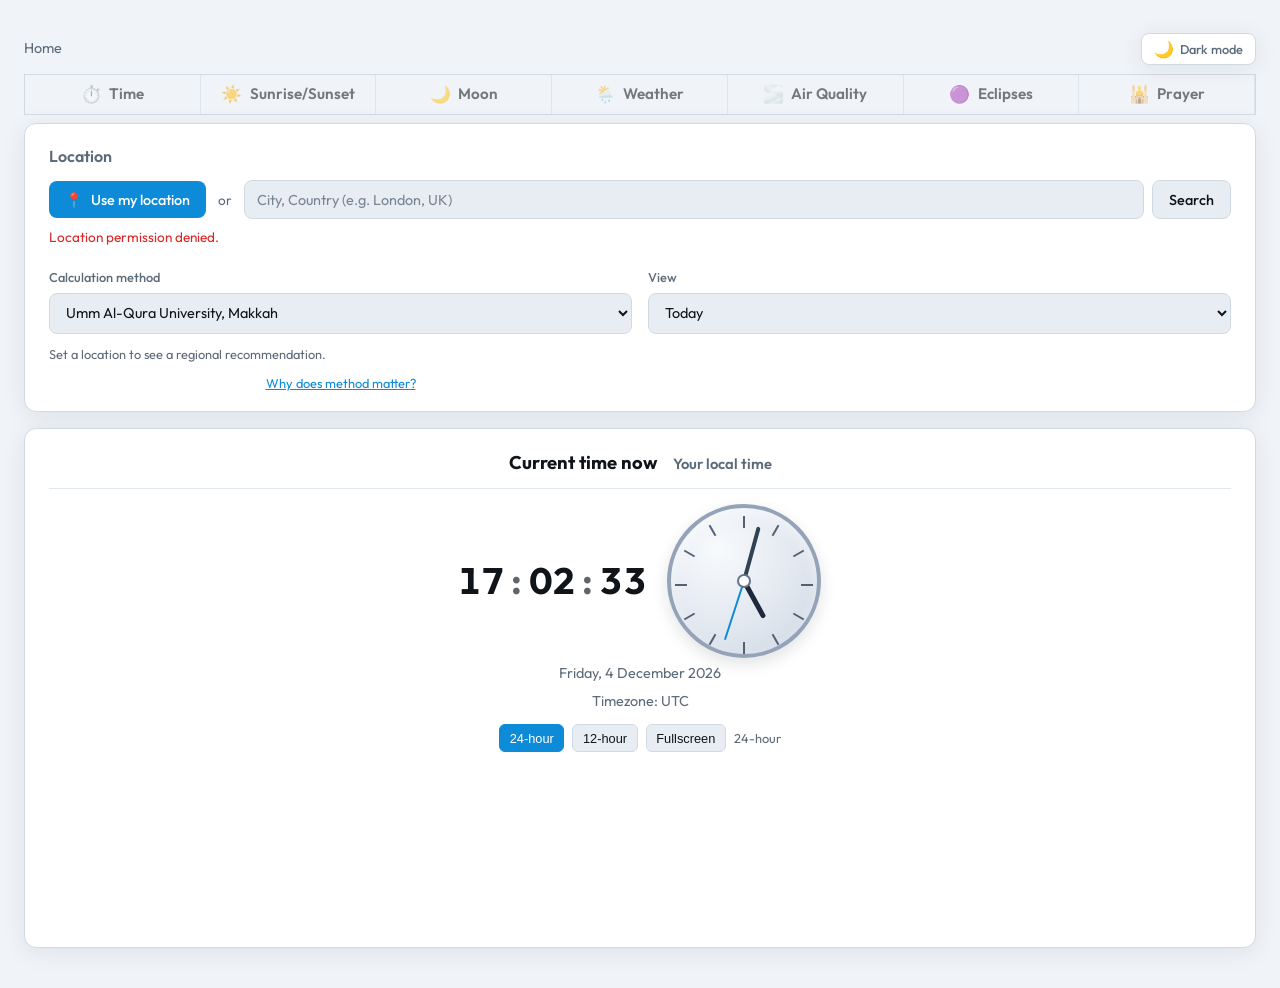
<file: index.html>
<!DOCTYPE html>
<html lang="en">
<head>
    <meta charset="UTF-8">
    <meta name="viewport" content="width=device-width, initial-scale=1.0">
    <script>
        (function () {
            try {
                if (localStorage.getItem('esajda.theme') === 'dark') {
                    document.documentElement.setAttribute('data-theme', 'dark');
                }
            } catch (e) { /* ignore */ }
        })();
    </script>
    <title>e-Sajda | Prayer Times</title>
    <link rel="icon" href="data:,">
    <link rel="preload" as="style" href="/style.css?v=50">
    <link rel="stylesheet" href="/style.css?v=50">
    <link rel="preconnect" href="https://fonts.googleapis.com">
    <link rel="preconnect" href="https://fonts.gstatic.com" crossorigin>
    <link rel="preconnect" href="https://esm.sh" crossorigin>
    <link rel="preload" as="style" href="https://fonts.googleapis.com/css2?family=Outfit:wght@300;400;500;600;700&display=swap">
    <link rel="stylesheet" href="https://fonts.googleapis.com/css2?family=Outfit:wght@300;400;500;600;700&display=swap" media="print" onload="this.media='all'">
    <noscript><link rel="stylesheet" href="https://fonts.googleapis.com/css2?family=Outfit:wght@300;400;500;600;700&display=swap"></noscript>
</head>
<body>
    <div class="app">
        <header class="site-header" role="banner">
            <div class="site-header-breadcrumbs">
                <div class="site-header-breadcrumbs-inner">
                    <nav id="site-breadcrumbs" class="site-breadcrumbs" aria-label="Breadcrumb"></nav>
                    <div class="site-header-right">
                        <button type="button" id="theme-toggle" class="theme-toggle" aria-label="Switch to dark mode" aria-pressed="false">
                            <span class="theme-toggle-icon" aria-hidden="true">🌙</span>
                            <span class="theme-toggle-label">Dark mode</span>
                        </button>
                    </div>
                </div>
            </div>
            <nav id="site-tabs" class="site-tabs" aria-label="Sections"></nav>
        </header>

        <main class="main">
            <section class="controls card" id="location-panel">
                <div class="location-section">
                    <h2>Location</h2>
                    <div class="location-actions">
                        <button type="button" id="btn-use-location" class="btn btn-primary">
                            <span class="btn-icon">📍</span> Use my location
                        </button>
                        <span class="or">or</span>
                        <div class="city-input-wrap">
                            <div class="city-input-autocomplete">
                                <input type="text" id="input-city" placeholder="City, Country (e.g. London, UK)" autocomplete="off" aria-autocomplete="list" aria-expanded="false" aria-controls="suggestions-dropdown" role="combobox">
                                <div id="suggestions-dropdown" class="suggestions-dropdown hidden" role="listbox" aria-label="Location suggestions"></div>
                            </div>
                            <button type="button" id="btn-search-city" class="btn btn-secondary">Search</button>
                        </div>
                    </div>
                    <p id="location-status" class="status" aria-live="polite"></p>
                </div>

                <div class="options-row">
                    <div class="form-group method-form-group">
                        <label for="select-method">Calculation method</label>
                        <select id="select-method">
                            <optgroup label="South Asia">
                                <option value="1">University of Islamic Sciences, Karachi (India / Google)</option>
                                <option value="20">Kementerian Agama Indonesia</option>
                            </optgroup>
                            <optgroup label="Middle East & Gulf">
                                <option value="4" selected>Umm Al-Qura University, Makkah</option>
                                <option value="5">Egyptian General Authority</option>
                                <option value="8">Gulf Region</option>
                                <option value="9">Kuwait</option>
                                <option value="10">Qatar</option>
                                <option value="16">Dubai</option>
                                <option value="23">Jordan</option>
                                <option value="13">Turkey</option>
                            </optgroup>
                            <optgroup label="North America">
                                <option value="2">ISNA (Islamic Society of North America)</option>
                            </optgroup>
                            <optgroup label="Other regions">
                                <option value="3">MWL (Muslim World League)</option>
                                <option value="11">Singapore</option>
                                <option value="12">France</option>
                                <option value="15">Moonsighting Committee</option>
                                <option value="17">JAKIM (Malaysia)</option>
                            </optgroup>
                        </select>
                        <p id="method-recommendation" class="method-recommendation" aria-live="polite"></p>
                        <button type="button" id="btn-why-method" class="btn-why-method" aria-expanded="false" aria-controls="why-method-content">Why does method matter?</button>
                        <div id="why-method-content" class="why-method-content hidden" role="region" aria-label="Why method matters">
                            <p>Different calculation methods use slightly different angles and rules, so prayer times can vary by a few minutes (or more for Isha). Many local mosques follow one method—e.g. Karachi in India, Umm Al-Qura in Saudi Arabia—so choosing the right one helps match what you see at the mosque or on Google.</p>
                        </div>
                    </div>
                    <div class="form-group">
                        <label for="view-mode">View</label>
                        <select id="view-mode">
                            <option value="today">Today</option>
                            <option value="month">This month</option>
                        </select>
                    </div>
                </div>

                <div id="month-picker" class="month-picker hidden">
                    <div class="form-group">
                        <label for="select-month">Month</label>
                        <select id="select-month"></select>
                    </div>
                    <div class="form-group">
                        <label for="select-year">Year</label>
                        <select id="select-year"></select>
                    </div>
                </div>
            </section>

            <section id="clock-section" class="clock-section card hidden">
                <div class="clock-head">
                    <h3>Current time now</h3>
                    <p id="clock-location"></p>
                </div>
                <div class="clock-main-row">
                    <div class="clock-digital">
                        <span id="clock-hour">--</span>
                        <span class="sep">:</span>
                        <span id="clock-minute">--</span>
                        <span class="sep">:</span>
                        <span id="clock-second">--</span>
                    </div>
                    <div class="clock-analog-wrap" aria-label="Analog clock">
                        <div class="clock-analog-face">
                            <span class="mark m12"></span>
                            <span class="mark m1"></span>
                            <span class="mark m2"></span>
                            <span class="mark m3"></span>
                            <span class="mark m4"></span>
                            <span class="mark m5"></span>
                            <span class="mark m6"></span>
                            <span class="mark m7"></span>
                            <span class="mark m8"></span>
                            <span class="mark m9"></span>
                            <span class="mark m10"></span>
                            <span class="mark m11"></span>
                            <span id="clock-hand-hour" class="clock-hand hour"></span>
                            <span id="clock-hand-minute" class="clock-hand minute"></span>
                            <span id="clock-hand-second" class="clock-hand second"></span>
                            <span class="clock-center-dot"></span>
                        </div>
                    </div>
                </div>
                <p id="clock-date" class="clock-date"></p>
                <p id="clock-timezone" class="clock-timezone"></p>
                <div class="clock-controls">
                    <button type="button" id="clock-btn-24" class="clock-btn active">24-hour</button>
                    <button type="button" id="clock-btn-12" class="clock-btn">12-hour</button>
                    <button type="button" id="clock-btn-fullscreen" class="clock-btn">Fullscreen</button>
                    <span id="clock-mode" class="clock-mode">24-hour</span>
                </div>
            </section>

            <div id="weather-sunstrip" class="weather-sunstrip hidden">
                <section id="weather-section" class="weather-section card hidden">
                    <div class="weather-head">
                        <h3 class="weather-title">Current weather in <span id="weather-location">—</span></h3>
                    </div>
                    <p id="weather-status" class="weather-status">Set a location to see weather.</p>
                    <div class="weather-hero">
                        <span id="weather-icon" class="weather-hero-icon" aria-hidden="true">🌤️</span>
                        <div class="weather-hero-body">
                            <div id="weather-temp" class="weather-hero-temp">—°C</div>
                            <p id="weather-subline" class="weather-subline">—</p>
                        </div>
                    </div>
                    <div class="weather-detail-grid" aria-label="Weather details">
                        <div class="weather-detail-cell">
                            <span class="weather-detail-ico" aria-hidden="true">💨</span>
                            <span id="weather-wind-line" class="weather-detail-text weather-detail-val">—</span>
                        </div>
                        <div class="weather-detail-cell">
                            <span class="weather-detail-ico" aria-hidden="true">💧</span>
                            <span id="weather-humidity-line" class="weather-detail-text weather-detail-val">—</span>
                        </div>
                        <div class="weather-detail-cell">
                            <span class="weather-detail-ico" aria-hidden="true">🧭</span>
                            <span id="weather-pressure-line" class="weather-detail-text weather-detail-val">—</span>
                        </div>
                        <div class="weather-detail-cell">
                            <span class="weather-detail-ico" aria-hidden="true">👁️</span>
                            <span id="weather-visibility-line" class="weather-detail-text weather-detail-val">—</span>
                        </div>
                        <div class="weather-detail-cell">
                            <span class="weather-detail-ico" aria-hidden="true">☀️</span>
                            <span id="weather-uv-line" class="weather-detail-text weather-detail-val">—</span>
                        </div>
                        <div class="weather-detail-cell">
                            <span class="weather-detail-ico" aria-hidden="true">🌡️</span>
                            <span id="weather-dew-line" class="weather-detail-text weather-detail-val">—</span>
                        </div>
                        <div class="weather-detail-cell">
                            <span class="weather-detail-ico" aria-hidden="true">🌅</span>
                            <div class="weather-detail-text weather-detail-val">
                                <a id="weather-sunrise-link" class="weather-sun-link" href="#">Sunrise</a>
                                <span> : </span><span id="weather-sunrise-time">—</span>
                            </div>
                        </div>
                        <div class="weather-detail-cell">
                            <span class="weather-detail-ico" aria-hidden="true">🌇</span>
                            <div class="weather-detail-text weather-detail-val">
                                <a id="weather-sunset-link" class="weather-sun-link" href="#">Sunset</a>
                                <span> : </span><span id="weather-sunset-time">—</span>
                            </div>
                        </div>
                    </div>
                    <p id="weather-minmax" class="weather-minmax"></p>
                </section>

                <section id="sun-times-section" class="sun-times-section sun-times-strip-card card hidden" aria-labelledby="sun-times-heading">
                    <div class="sun-times-head">
                        <h2 id="sun-times-heading" class="sun-times-title">Sunrise &amp; Sunset Times for <span id="sun-times-place">—</span></h2>
                    </div>
                    <ul class="sun-times-list" id="sun-times-list" aria-label="Sunrise and sunset times"></ul>
                </section>
            </div>

            <section id="results-section" class="results-section hidden">
                <div class="results-header card">
                    <h2 id="results-title">Prayer times</h2>
                    <div id="results-context" class="results-context" aria-label="Location and calculation method">
                        <p id="results-location" class="results-location"></p>
                        <p id="results-method" class="results-method"></p>
                    </div>
                    <p id="results-meta" class="results-meta"></p>
                    <p id="results-method-tip" class="method-tip hidden" role="note"></p>
                </div>

                <div id="today-timings" class="timings-today card hidden">
                    <div id="next-prayer-box" class="next-prayer-box hidden" aria-live="polite">
                        <span class="next-prayer-label">Next prayer</span>
                        <span id="next-prayer-name" class="next-prayer-name"></span>
                        <span id="next-prayer-countdown" class="next-prayer-countdown"></span>
                    </div>
                    <ul class="prayer-list" id="prayer-list" aria-label="Daily prayer times"></ul>

                    <div class="compare-actions">
                        <button type="button" id="btn-compare-karachi" class="btn btn-secondary btn-compare">Compare with Karachi method</button>
                    </div>

                    <div id="yearly-sun-chart-section" class="yearly-sun-chart-section card hidden">
                        <h3 class="yearly-sun-chart-title">Sun through the year</h3>
                        <p class="yearly-sun-chart-caption">One point per calendar day (365 or 366 in a leap year). Hover a day for sunrise/sunset and twilight times (SunCalc + Chart.js).</p>
                        <div class="sun-graph-container">
                            <div id="sunGraphLoader" class="sun-graph-loader hidden" role="status" aria-live="polite">
                                <div class="spinner" aria-hidden="true"></div>
                                <p>Loading sun data…</p>
                            </div>
                            <canvas id="yearlySunChart" aria-label="Yearly sunrise and sunset chart"></canvas>
                        </div>
                    </div>

                    <div id="daily-sun-bar-section" class="daily-sun-bar-section card hidden" aria-label="Today's Sun Phases">
                        <h3 class="daily-sun-bar-heading" id="dailySunBarHeading">Today's Sun Phases</h3>
                        <div class="daily-sun-bar-container">
                            <div class="daily-sun-bar-date" id="dailySunBarDateDisplay">—</div>
                            <div class="sun-bar-segments-wrapper">
                                <div class="daily-sun-bar" id="dailySunBar" aria-hidden="true"></div>
                                <div class="solar-noon-marker hidden" id="solarNoonMarker" aria-hidden="true"></div>
                            </div>
                        </div>
                        <div class="daily-sun-bar-legend" id="dailySunBarLegend" aria-label="Sun phase legend"></div>
                    </div>

                    <div id="daily-sun-progression-section" class="daily-sun-progression-section card hidden" aria-label="Sun path today">
                        <h3 class="daily-sun-progression-heading">
                            Sun's Path on <span id="dailyProgressionChartDate">—</span> in <span id="dailyProgressionChartCity">—</span>
                        </h3>
                        <div class="daily-sun-progression-container">
                            <div class="daily-chart-wrapper">
                                <canvas id="dailySunAltitudeChart" aria-label="Sun altitude chart"></canvas>
                            </div>
                            <div id="dailySunInfoPanel" class="daily-sun-info-panel">
                                <div id="panelTime" class="panel-time">—</div>
                                <div><strong>Altitude:</strong> <span id="panelAltitude">—</span></div>
                                <div><strong>Heading:</strong> <span id="panelHeading">—</span></div>
                                <div><strong>Position:</strong> <span id="panelPosition">—</span></div>
                            </div>
                        </div>
                    </div>
                </div>

                <div id="comparison-panel" class="comparison-panel card hidden" aria-label="Method comparison">
                    <h3 class="comparison-title">Method comparison</h3>
                    <p class="comparison-intro">Same location and date: your selected method vs University of Islamic Sciences, Karachi (Aladhan <code>method=1</code>). Differences in minutes are approximate.</p>
                    <div class="table-wrap">
                        <table class="comparison-table" id="comparison-table" aria-label="Prayer time comparison">
                            <thead>
                                <tr>
                                    <th>Prayer</th>
                                    <th id="col-current">Current method</th>
                                    <th>Karachi (method=1)</th>
                                    <th>Diff (min)</th>
                                </tr>
                            </thead>
                            <tbody id="comparison-table-body"></tbody>
                        </table>
                    </div>
                </div>

                <div id="month-timings" class="timings-month card hidden">
                    <div class="table-wrap">
                        <table class="prayer-table" id="prayer-table" aria-label="Monthly prayer times">
                            <thead>
                                <tr>
                                    <th>Date</th>
                                    <th>Fajr</th>
                                    <th>Dhuhr</th>
                                    <th>Asr</th>
                                    <th>Maghrib</th>
                                    <th>Isha</th>
                                </tr>
                            </thead>
                            <tbody id="prayer-table-body"></tbody>
                        </table>
                    </div>
                </div>

                <div id="error-message" class="error-message card hidden" role="alert"></div>
            </section>

            <section id="prayer-detail-section" class="prayer-detail-section hidden">
                <div class="card prayer-detail-card">
                    <h2 id="prayer-detail-title">Prayer detail</h2>
                    <p id="prayer-detail-time" class="prayer-detail-time">--:--</p>
                    <p id="prayer-detail-tomorrow" class="prayer-detail-meta"></p>
                    <p id="prayer-detail-status" class="prayer-detail-status"></p>
                    <p id="prayer-detail-about" class="prayer-detail-about"></p>
                </div>

                <div class="card prayer-detail-card">
                    <h3>Prayer guidance</h3>
                    <p><strong>Intention (Niyyah):</strong> <span id="prayer-detail-niyyah"></span></p>
                    <div class="rakat-grid">
                        <div><span class="k">Sunnah</span><span id="prayer-detail-sunnah" class="v">—</span></div>
                        <div><span class="k">Fard</span><span id="prayer-detail-fard" class="v">—</span></div>
                    </div>
                    <p><strong>Calculation authority:</strong> <span id="prayer-detail-method">—</span></p>
                </div>

                <div class="card prayer-detail-card">
                    <h3>7-Day schedule</h3>
                    <div class="table-wrap">
                        <table class="prayer-table" aria-label="7-day prayer schedule">
                            <thead>
                                <tr>
                                    <th>Date</th>
                                    <th>Hijri</th>
                                    <th>Time</th>
                                </tr>
                            </thead>
                            <tbody id="prayer-detail-7day-body"></tbody>
                        </table>
                    </div>
                </div>
            </section>

            <section id="loading" class="loading hidden" aria-live="polite">
                <div class="spinner"></div>
                <p id="loading-message">Loading prayer times…</p>
            </section>
        </main>

    </div>
    <script src="/js/site-header-nav.js?v=4" type="module"></script>
    <script src="/js/app.js?v=30" type="module"></script>
</body>
</html>
</file>
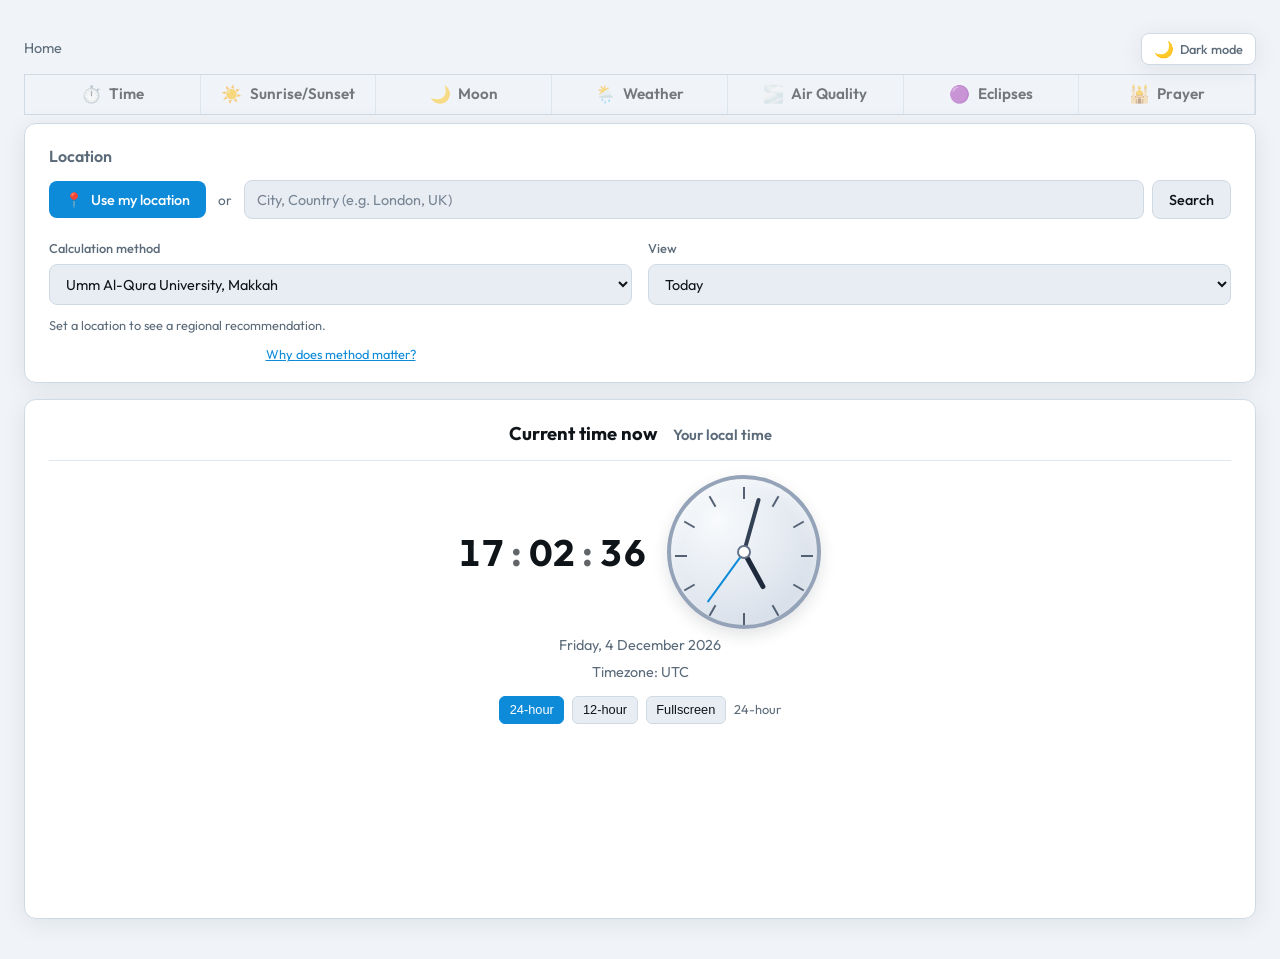
<file: pages/prayer-hub.html>
<!DOCTYPE html>
<html lang="en">
<head>
    <meta charset="UTF-8">
    <meta name="viewport" content="width=device-width, initial-scale=1.0">
    <script>
        (function () {
            try {
                if (localStorage.getItem('esajda.theme') === 'dark') {
                    document.documentElement.setAttribute('data-theme', 'dark');
                }
            } catch (e) { /* ignore */ }
        })();
    </script>
    <title>Prayer times | e-Sajda</title>
    <meta name="description" content="Today’s prayer times and monthly schedule for your city.">
    <link rel="icon" href="data:,">
    <link rel="stylesheet" href="/style.css?v=50">
</head>
<body>
    <div class="app">
        <header class="site-header" role="banner">
            <div class="site-header-breadcrumbs">
                <div class="site-header-breadcrumbs-inner">
                    <nav id="site-breadcrumbs" class="site-breadcrumbs" aria-label="Breadcrumb"></nav>
                    <div class="site-header-right">
                        <button type="button" id="theme-toggle" class="theme-toggle" aria-label="Switch to dark mode" aria-pressed="false">
                            <span class="theme-toggle-icon" aria-hidden="true">🌙</span>
                            <span class="theme-toggle-label">Dark mode</span>
                        </button>
                    </div>
                </div>
            </div>
            <nav id="site-tabs" class="site-tabs" aria-label="Sections"></nav>
        </header>
        <main class="main prayer-page-main">
            <section class="controls card site-location-strip" aria-label="Choose location">
                <div class="location-section">
                    <h2>Location</h2>
                    <div class="location-actions">
                        <button type="button" id="btn-use-location" class="btn btn-primary">
                            <span class="btn-icon">📍</span> Use my location
                        </button>
                        <span class="or">or</span>
                        <div class="city-input-wrap">
                            <div class="city-input-autocomplete">
                                <input type="text" id="input-city" placeholder="City, Country (e.g. London, UK)" autocomplete="off" aria-autocomplete="list" aria-expanded="false" aria-controls="suggestions-dropdown" role="combobox" aria-label="City search">
                                <div id="suggestions-dropdown" class="suggestions-dropdown hidden" role="listbox" aria-label="Location suggestions"></div>
                            </div>
                            <button type="button" id="btn-search-city" class="btn btn-secondary">Search</button>
                        </div>
                    </div>
                    <p id="location-status" class="status" aria-live="polite"></p>
                </div>
            </section>
            <section class="controls card prayer-hub-method-card" aria-label="Calculation method">
                <div class="form-group method-form-group">
                    <label for="select-method">Calculation method</label>
                    <select id="select-method">
                        <optgroup label="South Asia">
                            <option value="1">University of Islamic Sciences, Karachi (India / Google)</option>
                            <option value="20">Kementerian Agama Indonesia</option>
                        </optgroup>
                        <optgroup label="Middle East &amp; Gulf">
                            <option value="4" selected>Umm Al-Qura University, Makkah</option>
                            <option value="5">Egyptian General Authority</option>
                            <option value="8">Gulf Region</option>
                            <option value="9">Kuwait</option>
                            <option value="10">Qatar</option>
                            <option value="16">Dubai</option>
                            <option value="23">Jordan</option>
                            <option value="13">Turkey</option>
                        </optgroup>
                        <optgroup label="North America">
                            <option value="2">ISNA (Islamic Society of North America)</option>
                        </optgroup>
                        <optgroup label="Other regions">
                            <option value="3">MWL (Muslim World League)</option>
                            <option value="11">Singapore</option>
                            <option value="12">France</option>
                            <option value="15">Moonsighting Committee</option>
                            <option value="17">JAKIM (Malaysia)</option>
                        </optgroup>
                    </select>
                </div>
            </section>
            <section id="prayer-hub-hero" class="card prayer-hub-hero hidden" aria-label="Prayer times overview">
                <div class="prayer-hub-hero-top">
                    <div class="prayer-hub-hero-titlecol">
                        <h1 id="prayer-hub-title" class="prayer-hub-title">Prayer times</h1>
                        <p id="prayer-hub-subtitle" class="prayer-hub-subtitle"></p>
                    </div>
                    <div class="prayer-hub-hero-actions">
                        <button type="button" id="prayer-hub-copy-link" class="btn btn-secondary">Copy page link</button>
                    </div>
                </div>
                <div class="prayer-hub-hero-meta" aria-label="Current time and dates">
                    <div class="prayer-hub-meta-item">
                        <div class="k">Local time now</div>
                        <div class="v" id="prayer-hub-now">—</div>
                    </div>
                    <div class="prayer-hub-meta-item">
                        <div class="k">Gregorian date</div>
                        <div class="v" id="prayer-hub-greg">—</div>
                    </div>
                    <div class="prayer-hub-meta-item">
                        <div class="k">Hijri date</div>
                        <div class="v" id="prayer-hub-hijri">—</div>
                    </div>
                    <div class="prayer-hub-meta-item">
                        <div class="k">Timezone</div>
                        <div class="v" id="prayer-hub-tz">—</div>
                    </div>
                </div>
                <p id="prayer-hub-blurb" class="prayer-hub-blurb"></p>
                <div class="prayer-hero-extras">
                    <p id="prayer-hub-longdesc" class="prayer-hub-longdesc"></p>
                    <div class="notice notice-bookmark" role="note" aria-label="Bookmark notice">
                        <strong>📌 Bookmark this page:</strong>
                        Daily prayer times change based on the sun’s position. Press <strong>Ctrl + D</strong> (Windows) or
                        <strong>Cmd + D</strong> (Mac) to save this page and check timings daily.
                    </div>
                </div>
            </section>
            <section id="results-section" class="results-section">
                <div class="results-header card">
                    <h2 id="results-title">Prayer times</h2>
                    <div id="results-context" class="results-context" aria-label="Location and calculation method">
                        <p id="results-location" class="results-location"></p>
                        <p id="results-method" class="results-method"></p>
                    </div>
                    <p id="results-meta" class="results-meta"></p>
                    <p id="results-method-tip" class="method-tip hidden" role="note"></p>
                </div>

                <div id="today-timings" class="timings-today card hidden">
                    <div id="next-prayer-box" class="next-prayer-box hidden" aria-live="polite">
                        <span class="next-prayer-label">Next prayer</span>
                        <span id="next-prayer-name" class="next-prayer-name"></span>
                        <span id="next-prayer-countdown" class="next-prayer-countdown"></span>
                    </div>
                    <ul class="prayer-list" id="prayer-list" aria-label="Daily prayer times"></ul>
                </div>

                <div id="seven-day-timings" class="timings-month card hidden" aria-label="Prayer schedule">
                    <div id="hub-prayer-toolbar" class="hub-prayer-toolbar">
                        <div class="hub-prayer-toolbar-left">
                            <div class="form-group">
                                <label>Calendar type</label>
                                <div class="segmented segmented-sm" role="group" aria-label="Calendar type">
                                    <button type="button" id="cal-type-greg" class="segmented-btn" aria-pressed="true">Gregorian</button>
                                    <button type="button" id="cal-type-hijri" class="segmented-btn" aria-pressed="false">Hijri</button>
                                </div>
                            </div>
                        </div>
                        <div class="hub-prayer-toolbar-right">
                            <div class="options-row prayer-hub-view-row">
                                <div class="form-group">
                                    <label for="view-mode">View</label>
                                    <select id="view-mode">
                                        <option value="today" selected>Today</option>
                                        <option value="next30">Next 30 days</option>
                                        <option value="month">This month</option>
                                    </select>
                                </div>
                                <div id="month-picker" class="month-picker hidden">
                                    <div class="form-group">
                                        <label for="select-month">Month</label>
                                        <select id="select-month"></select>
                                    </div>
                                    <div class="form-group">
                                        <label for="select-year">Year</label>
                                        <select id="select-year"></select>
                                    </div>
                                </div>
                            </div>
                        </div>
                    </div>
                    <div class="schedule-head hub-schedule-head">
                        <h3 class="seven-day-heading" id="hub-schedule-heading">Next 7 days</h3>
                    </div>
                    <div class="table-wrap">
                        <table class="prayer-table" id="prayer-table-seven">
                            <thead>
                                <tr>
                                    <th class="col-greg">Date</th>
                                    <th class="col-hijri">Hijri</th>
                                    <th>Fajr</th>
                                    <th>Dhuhr</th>
                                    <th>Asr</th>
                                    <th>Maghrib</th>
                                    <th>Isha</th>
                                </tr>
                            </thead>
                            <tbody id="prayer-table-seven-body"></tbody>
                        </table>
                    </div>
                </div>

                <div id="month-timings" class="timings-month card hidden">
                    <div class="table-wrap">
                        <table class="prayer-table" id="prayer-table" aria-label="Monthly prayer times">
                            <thead>
                                <tr>
                                    <th class="col-greg">Date</th>
                                    <th class="col-hijri">Hijri</th>
                                    <th>Fajr</th>
                                    <th>Dhuhr</th>
                                    <th>Asr</th>
                                    <th>Maghrib</th>
                                    <th>Isha</th>
                                </tr>
                            </thead>
                            <tbody id="prayer-table-body"></tbody>
                        </table>
                    </div>
                </div>

                <p id="error-message" class="error-message card hidden" role="alert"></p>
            </section>

            <section id="country-cities" class="card hidden" aria-label="Major cities in country">
                <div class="card-head">
                    <h3 class="card-title" id="country-cities-title">Major cities in country</h3>
                    <p id="country-cities-sub" class="card-subtitle"></p>
                </div>
                <div id="country-cities-list" class="time-other-cities-list" aria-label="Major cities in country list"></div>
            </section>

            <section id="major-cities" class="card hidden" aria-label="Major cities">
                <div class="card-head">
                    <h3 class="card-title" id="major-cities-title">Major cities</h3>
                    <p id="major-cities-sub" class="card-subtitle"></p>
                </div>
                <div id="major-cities-list" class="time-other-cities-list" aria-label="Major cities list"></div>
            </section>
        </main>
    </div>
    <script src="/js/site-header-nav.js?v=4" type="module"></script>
    <script src="/js/site-location-panel.js?v=4" type="module"></script>
    <script src="/js/prayer-hub-page.js?v=9" type="module"></script>
</body>
</html>
</file>
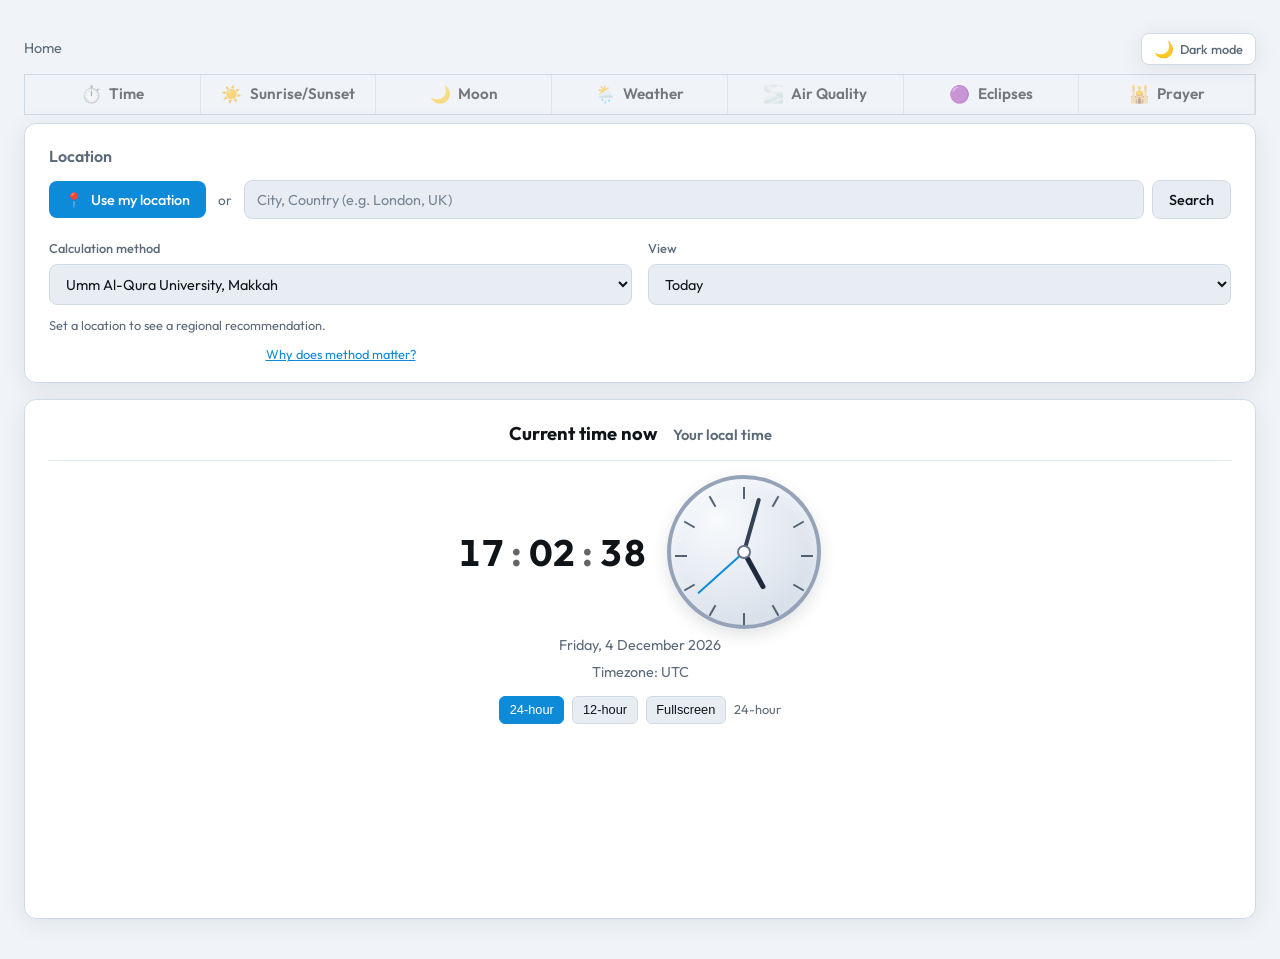
<file: pages/sun.html>
<!DOCTYPE html>
<html lang="en">
<head>
    <meta charset="UTF-8">
    <meta name="viewport" content="width=device-width, initial-scale=1.0">
    <script>
        (function () {
            try {
                if (localStorage.getItem('esajda.theme') === 'dark') {
                    document.documentElement.setAttribute('data-theme', 'dark');
                }
            } catch (e) { /* ignore */ }
        })();
    </script>
    <title>Sun & twilight | e-Sajda</title>
    <meta name="description" content="Sunrise, sunset, yearly chart, and sun path for your location.">
    <link rel="icon" href="data:,">
    <link rel="stylesheet" href="/style.css?v=50">
</head>
<body>
    <div class="app">
        <header class="site-header" role="banner">
            <div class="site-header-breadcrumbs">
                <div class="site-header-breadcrumbs-inner">
                    <nav id="site-breadcrumbs" class="site-breadcrumbs" aria-label="Breadcrumb"></nav>
                    <div class="site-header-right">
                        <button type="button" id="theme-toggle" class="theme-toggle" aria-label="Switch to dark mode" aria-pressed="false">
                            <span class="theme-toggle-icon" aria-hidden="true">🌙</span>
                            <span class="theme-toggle-label">Dark mode</span>
                        </button>
                    </div>
                </div>
            </div>
            <nav id="site-tabs" class="site-tabs" aria-label="Sections"></nav>
        </header>
        <main class="main prayer-page-main">
            <section class="controls card site-location-strip" aria-label="Choose location">
                <div class="location-section">
                    <h2>Location</h2>
                    <div class="location-actions">
                        <button type="button" id="btn-use-location" class="btn btn-primary">
                            <span class="btn-icon">📍</span> Use my location
                        </button>
                        <span class="or">or</span>
                        <div class="city-input-wrap">
                            <div class="city-input-autocomplete">
                                <input type="text" id="input-city" placeholder="City, Country (e.g. London, UK)" autocomplete="off" aria-autocomplete="list" aria-expanded="false" aria-controls="suggestions-dropdown" role="combobox" aria-label="City search">
                                <div id="suggestions-dropdown" class="suggestions-dropdown hidden" role="listbox" aria-label="Location suggestions"></div>
                            </div>
                            <button type="button" id="btn-search-city" class="btn btn-secondary">Search</button>
                        </div>
                    </div>
                    <p id="location-status" class="status" aria-live="polite"></p>
                </div>
            </section>
            <h2 id="sun-page-heading" class="prayer-page-card" style="margin:0 0 0.5rem;font-size:1.1rem">Sun &amp; twilight</h2>

            <section id="sun-times-section" class="sun-times-section sun-times-strip-card card hidden" aria-labelledby="sun-times-heading">
                <div class="sun-times-head">
                    <h3 id="sun-times-heading" class="sun-times-title">Sunrise &amp; Sunset Times for <span id="sun-times-place">—</span></h3>
                </div>
                <ul class="sun-times-list" id="sun-times-list" aria-label="Sunrise and sunset times"></ul>
            </section>

            <div id="yearly-sun-chart-section" class="yearly-sun-chart-section card hidden">
                <h3 class="yearly-sun-chart-title">Sun through the year</h3>
                <p class="yearly-sun-chart-caption">One point per calendar day. Hover a day for sunrise, sunset, and twilight times.</p>
                <div class="sun-graph-container">
                    <div id="sunGraphLoader" class="sun-graph-loader hidden" role="status" aria-live="polite">
                        <div class="spinner" aria-hidden="true"></div>
                        <p>Loading sun data…</p>
                    </div>
                    <canvas id="yearlySunChart" aria-label="Yearly sunrise and sunset chart"></canvas>
                </div>
            </div>

            <div id="daily-sun-bar-section" class="daily-sun-bar-section card hidden" aria-label="Today's Sun Phases">
                <h3 class="daily-sun-bar-heading" id="dailySunBarHeading">Today's Sun Phases</h3>
                <div class="daily-sun-bar-container">
                    <div class="daily-sun-bar-date" id="dailySunBarDateDisplay">—</div>
                    <div class="sun-bar-segments-wrapper">
                        <div class="daily-sun-bar" id="dailySunBar" aria-hidden="true"></div>
                        <div class="solar-noon-marker hidden" id="solarNoonMarker" aria-hidden="true"></div>
                    </div>
                </div>
                <div class="daily-sun-bar-legend" id="dailySunBarLegend" aria-label="Sun phase legend"></div>
            </div>

            <div id="daily-sun-progression-section" class="daily-sun-progression-section card hidden" aria-label="Sun path today">
                <h3 class="daily-sun-progression-heading">
                    Sun's Path on <span id="dailyProgressionChartDate">—</span> in <span id="dailyProgressionChartCity">—</span>
                </h3>
                <div class="daily-sun-progression-container">
                    <div class="daily-chart-wrapper">
                        <canvas id="dailySunAltitudeChart" aria-label="Sun altitude chart"></canvas>
                    </div>
                    <div id="dailySunInfoPanel" class="daily-sun-info-panel">
                        <div id="panelTime" class="panel-time">—</div>
                        <div><strong>Altitude:</strong> <span id="panelAltitude">—</span></div>
                        <div><strong>Heading:</strong> <span id="panelHeading">—</span></div>
                        <div><strong>Position:</strong> <span id="panelPosition">—</span></div>
                    </div>
                </div>
            </div>

            <section id="sun-month-calendar-section" class="sun-month-calendar-section card hidden" aria-labelledby="sun-month-calendar-title">
                <div class="sun-month-calendar-toolbar">
                    <h3 id="sun-month-calendar-title" class="sun-month-calendar-title">Monthly sun calendar</h3>
                    <div class="sun-month-calendar-controls" role="group" aria-label="Sun table options">
                        <label class="sun-month-calendar-label">
                            <span class="sun-month-calendar-label-text">View</span>
                            <select id="sun-month-range-select" class="sun-month-calendar-select" aria-label="Table range"></select>
                        </label>
                        <label class="sun-month-calendar-label">
                            <span class="sun-month-calendar-label-text">Month</span>
                            <select id="sun-month-select" class="sun-month-calendar-select" aria-label="Month"></select>
                        </label>
                        <label class="sun-month-calendar-label">
                            <span class="sun-month-calendar-label-text">Year</span>
                            <select id="sun-year-select" class="sun-month-calendar-select" aria-label="Year"></select>
                        </label>
                        <button type="button" id="sun-month-view-btn" class="btn btn-primary">View sun data</button>
                    </div>
                </div>
                <p id="sun-month-calendar-error" class="status error hidden" role="alert"></p>
                <div class="sun-month-table-scroll">
                    <table class="sun-month-table" id="sun-month-table" aria-describedby="sun-month-calendar-title"></table>
                </div>
            </section>

            <section id="country-cities" class="card hidden" aria-label="Major cities in country">
                <div class="card-head">
                    <h3 class="card-title" id="country-cities-title">Major cities in country</h3>
                    <p class="card-subtitle" id="country-cities-sub"></p>
                </div>
                <div id="country-cities-list" class="time-other-cities-list" aria-label="Major cities in country list"></div>
            </section>

            <section id="major-cities" class="card hidden" aria-label="Major cities">
                <div class="card-head">
                    <h3 class="card-title" id="major-cities-title">Major cities</h3>
                    <p class="card-subtitle" id="major-cities-sub"></p>
                </div>
                <div id="major-cities-list" class="time-other-cities-list" aria-label="Major cities list"></div>
            </section>

            <p id="sun-page-error" class="status error hidden">Could not load sun data for this place.</p>
        </main>
    </div>
    <script src="/js/site-header-nav.js?v=4" type="module"></script>
    <script src="/js/site-location-panel.js?v=4" type="module"></script>
    <script src="/js/sun-page.js?v=6" type="module"></script>
</body>
</html>
</file>
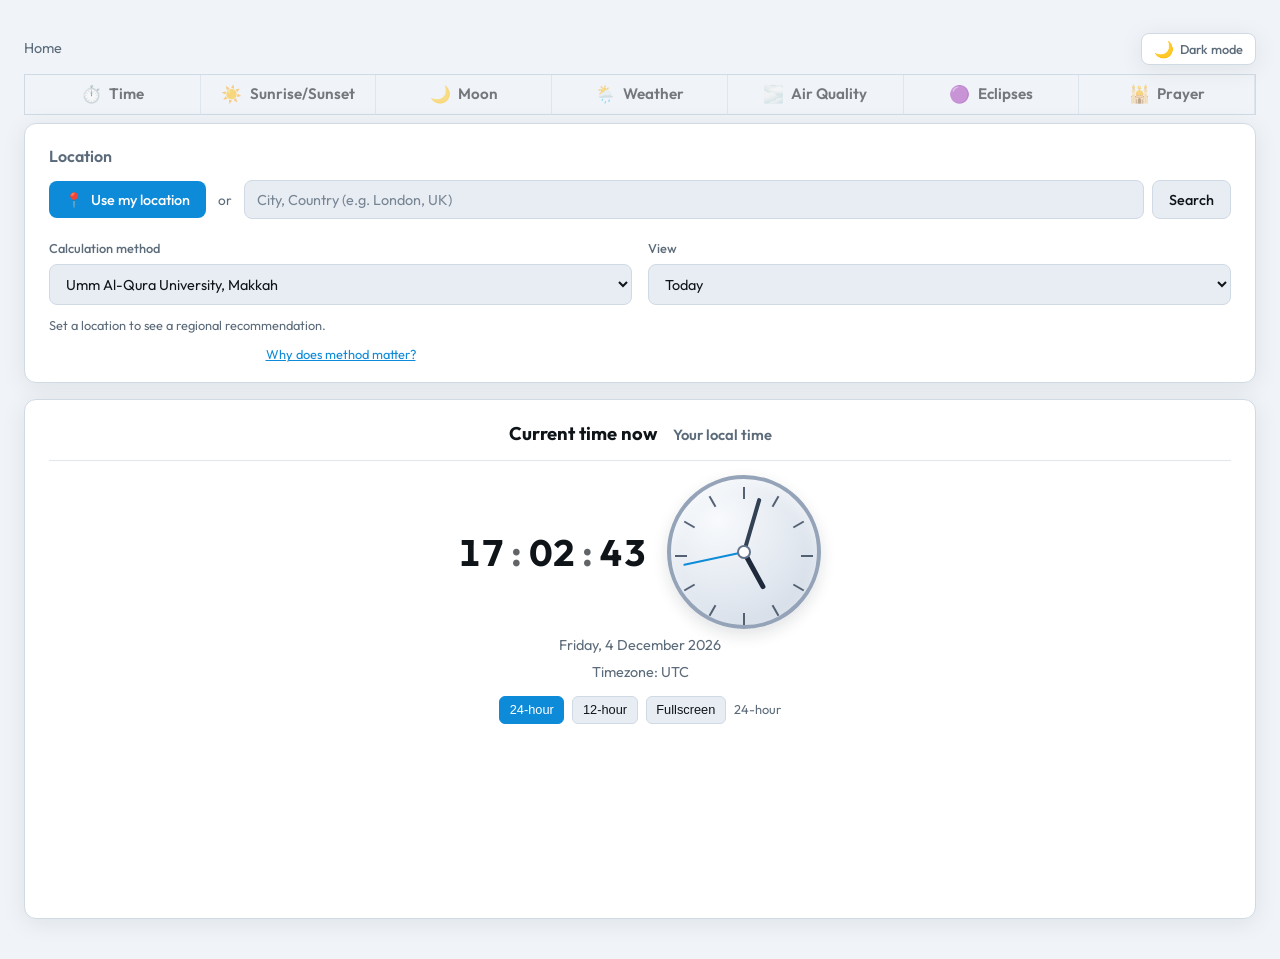
<file: pages/weather.html>
<!DOCTYPE html>
<html lang="en">
<head>
    <meta charset="UTF-8">
    <meta name="viewport" content="width=device-width, initial-scale=1.0">
    <script>
        (function () {
            try {
                if (localStorage.getItem('esajda.theme') === 'dark') {
                    document.documentElement.setAttribute('data-theme', 'dark');
                }
            } catch (e) { /* ignore */ }
        })();
    </script>
    <title>Weather | e-Sajda</title>
    <meta name="description" content="Current weather for your city.">
    <link rel="icon" href="data:,">
    <link rel="stylesheet" href="/style.css?v=50">
</head>
<body>
    <div class="app">
        <header class="site-header" role="banner">
            <div class="site-header-breadcrumbs">
                <div class="site-header-breadcrumbs-inner">
                    <nav id="site-breadcrumbs" class="site-breadcrumbs" aria-label="Breadcrumb"></nav>
                    <div class="site-header-right">
                        <button type="button" id="theme-toggle" class="theme-toggle" aria-label="Switch to dark mode" aria-pressed="false">
                            <span class="theme-toggle-icon" aria-hidden="true">🌙</span>
                            <span class="theme-toggle-label">Dark mode</span>
                        </button>
                    </div>
                </div>
            </div>
            <nav id="site-tabs" class="site-tabs" aria-label="Sections"></nav>
        </header>
        <main class="main prayer-page-main">
            <section class="controls card site-location-strip" aria-label="Choose location">
                <div class="location-section">
                    <h2>Location</h2>
                    <div class="location-actions">
                        <button type="button" id="btn-use-location" class="btn btn-primary">
                            <span class="btn-icon">📍</span> Use my location
                        </button>
                        <span class="or">or</span>
                        <div class="city-input-wrap">
                            <div class="city-input-autocomplete">
                                <input type="text" id="input-city" placeholder="City, Country (e.g. London, UK)" autocomplete="off" aria-autocomplete="list" aria-expanded="false" aria-controls="suggestions-dropdown" role="combobox" aria-label="City search">
                                <div id="suggestions-dropdown" class="suggestions-dropdown hidden" role="listbox" aria-label="Location suggestions"></div>
                            </div>
                            <button type="button" id="btn-search-city" class="btn btn-secondary">Search</button>
                        </div>
                    </div>
                    <p id="location-status" class="status" aria-live="polite"></p>
                </div>
            </section>
            <h2 id="weather-page-heading" class="prayer-page-card" style="margin:0 0 0.5rem;font-size:1.1rem">Weather</h2>
            <section id="weather-section" class="weather-section card hidden">
                <div class="weather-head">
                    <h3 class="weather-title">Current weather in <span id="weather-location">—</span></h3>
                </div>
                <p id="weather-status" class="weather-status">Loading…</p>
                <div class="weather-hero">
                    <span id="weather-icon" class="weather-hero-icon" aria-hidden="true">🌤️</span>
                    <div class="weather-hero-body">
                        <div id="weather-temp" class="weather-hero-temp">—°C</div>
                        <p id="weather-subline" class="weather-subline">—</p>
                    </div>
                </div>
                <div class="weather-detail-grid" aria-label="Weather details">
                    <div class="weather-detail-cell">
                        <span class="weather-detail-ico" aria-hidden="true">💨</span>
                        <span id="weather-wind-line" class="weather-detail-text weather-detail-val">—</span>
                    </div>
                    <div class="weather-detail-cell">
                        <span class="weather-detail-ico" aria-hidden="true">💧</span>
                        <span id="weather-humidity-line" class="weather-detail-text weather-detail-val">—</span>
                    </div>
                    <div class="weather-detail-cell">
                        <span class="weather-detail-ico" aria-hidden="true">🧭</span>
                        <span id="weather-pressure-line" class="weather-detail-text weather-detail-val">—</span>
                    </div>
                    <div class="weather-detail-cell">
                        <span class="weather-detail-ico" aria-hidden="true">👁️</span>
                        <span id="weather-visibility-line" class="weather-detail-text weather-detail-val">—</span>
                    </div>
                    <div class="weather-detail-cell">
                        <span class="weather-detail-ico" aria-hidden="true">☀️</span>
                        <span id="weather-uv-line" class="weather-detail-text weather-detail-val">—</span>
                    </div>
                    <div class="weather-detail-cell">
                        <span class="weather-detail-ico" aria-hidden="true">🌡️</span>
                        <span id="weather-dew-line" class="weather-detail-text weather-detail-val">—</span>
                    </div>
                    <div class="weather-detail-cell">
                        <span class="weather-detail-ico" aria-hidden="true">🌅</span>
                        <div class="weather-detail-text weather-detail-val">
                            <a id="weather-sunrise-link" class="weather-sun-link" href="#">Sunrise</a>
                            <span> : </span><span id="weather-sunrise-time">—</span>
                        </div>
                    </div>
                    <div class="weather-detail-cell">
                        <span class="weather-detail-ico" aria-hidden="true">🌇</span>
                        <div class="weather-detail-text weather-detail-val">
                            <a id="weather-sunset-link" class="weather-sun-link" href="#">Sunset</a>
                            <span> : </span><span id="weather-sunset-time">—</span>
                        </div>
                    </div>
                </div>
                <p id="weather-minmax" class="weather-minmax"></p>
            </section>

            <section id="weather-hourly-section" class="weather-hourly-section card hidden" aria-labelledby="weather-hourly-title">
                <h3 id="weather-hourly-title" class="weather-hourly-title">Hourly forecast</h3>
                <div
                    class="weather-hourly-scroll-wrap"
                    tabindex="0"
                    role="region"
                    aria-label="Hourly forecast — scroll sideways"
                >
                    <div id="weather-hourly-scroll" class="weather-hourly-scroll" role="list" aria-label="Hours"></div>
                </div>
            </section>

            <section id="weather-daily-section" class="weather-daily-section card hidden" aria-labelledby="weather-daily-title">
                <h3 id="weather-daily-title" class="weather-daily-title">14-day forecast</h3>
                <div id="weather-daily-grid" class="weather-daily-grid"></div>
            </section>

            <section id="weather-extras-section" class="weather-extras-section card hidden" aria-labelledby="weather-extras-title">
                <h3 id="weather-extras-title" class="weather-extras-title">Additional forecasts</h3>
                <p class="weather-extras-disclaimer">
                    Marine and sea-level highs/lows use Open-Meteo’s ocean grid—often empty far inland. Model output only; not for navigation. Air quality from CAMS / Open-Meteo.
                </p>
                <div id="weather-extras-grid" class="weather-extras-grid"></div>
            </section>

            <section id="country-cities" class="card hidden" aria-label="Major cities in country">
                <div class="card-head">
                    <h3 class="card-title" id="country-cities-title">Major cities in country</h3>
                    <p class="card-subtitle" id="country-cities-sub"></p>
                </div>
                <div id="country-cities-list" class="time-other-cities-list" aria-label="Major cities in country list"></div>
            </section>

            <section id="major-cities" class="card hidden" aria-label="Major cities">
                <div class="card-head">
                    <h3 class="card-title" id="major-cities-title">Major cities</h3>
                    <p class="card-subtitle" id="major-cities-sub"></p>
                </div>
                <div id="major-cities-list" class="time-other-cities-list" aria-label="Major cities list"></div>
            </section>
            <p id="weather-page-error" class="status error hidden">Could not load weather for this place.</p>
        </main>
    </div>
    <script src="/js/site-header-nav.js?v=4" type="module"></script>
    <script src="/js/site-location-panel.js?v=4" type="module"></script>
    <script src="/js/weather-page.js?v=10" type="module"></script>
</body>
</html>
</file>
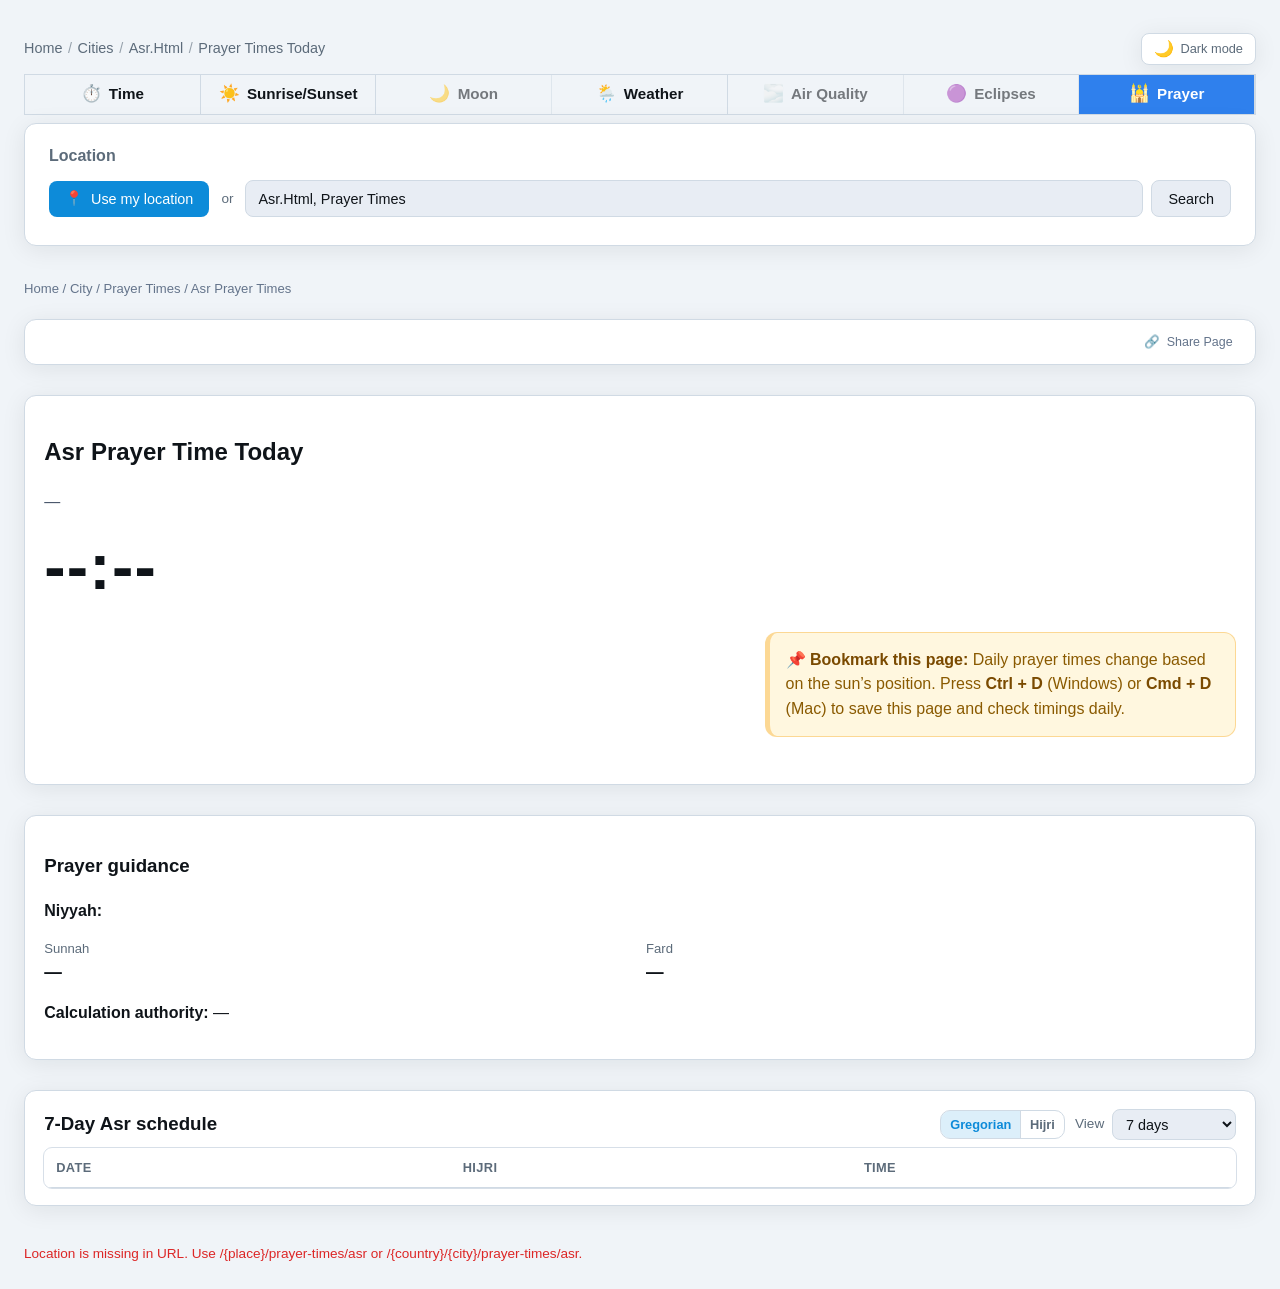
<file: prayer-times/asr.html>
<!DOCTYPE html>
<html lang="en">
<head>
    <meta charset="UTF-8">
    <meta name="viewport" content="width=device-width, initial-scale=1.0">
    <script>
        (function () {
            try {
                if (localStorage.getItem('esajda.theme') === 'dark') {
                    document.documentElement.setAttribute('data-theme', 'dark');
                }
            } catch (e) { /* ignore */ }
        })();
    </script>
    <title>Asr Prayer Times | e-Sajda</title>
    <link rel="icon" href="data:,">
    <link rel="stylesheet" href="/style.css?v=50">
</head>
<body data-prayer="asr">
    <div class="app">
        <header class="site-header" role="banner">
            <div class="site-header-breadcrumbs">
                <div class="site-header-breadcrumbs-inner">
                    <nav id="site-breadcrumbs" class="site-breadcrumbs" aria-label="Breadcrumb"></nav>
                    <div class="site-header-right">
                        <button type="button" id="theme-toggle" class="theme-toggle" aria-label="Switch to dark mode" aria-pressed="false">
                            <span class="theme-toggle-icon" aria-hidden="true">🌙</span>
                            <span class="theme-toggle-label">Dark mode</span>
                        </button>
                    </div>
                </div>
            </div>
            <nav id="site-tabs" class="site-tabs" aria-label="Sections"></nav>
        </header>
        <main class="main prayer-page-main">
            <section class="controls card site-location-strip" aria-label="Choose location">
                <div class="location-section">
                    <h2>Location</h2>
                    <div class="location-actions">
                        <button type="button" id="btn-use-location" class="btn btn-primary">
                            <span class="btn-icon">📍</span> Use my location
                        </button>
                        <span class="or">or</span>
                        <div class="city-input-wrap">
                            <div class="city-input-autocomplete">
                                <input type="text" id="input-city" placeholder="City, Country (e.g. London, UK)" autocomplete="off" aria-autocomplete="list" aria-expanded="false" aria-controls="suggestions-dropdown" role="combobox" aria-label="City search">
                                <div id="suggestions-dropdown" class="suggestions-dropdown hidden" role="listbox" aria-label="Location suggestions"></div>
                            </div>
                            <button type="button" id="btn-search-city" class="btn btn-secondary">Search</button>
                        </div>
                    </div>
                    <p id="location-status" class="status" aria-live="polite"></p>
                </div>
            </section>
            <p class="breadcrumbs">Home / <span id="crumb-city">City</span> / Prayer Times / <span id="crumb-prayer">Asr Prayer Times</span></p>
            <div class="prayer-top-actions card">
                <button type="button" id="share-page-btn" class="prayer-top-action" aria-label="Share this page">
                    <span aria-hidden="true">🔗</span> Share Page
                </button>
            </div>
            <section class="card prayer-page-card">
                <div class="prayer-page-top">
                    <div>
                        <h2 id="hero-title">Asr Prayer Time Today</h2>
                        <p class="prayer-page-city" id="page-city">—</p>
                    </div>
                </div>
                <p id="hero-time" class="hero-time">--:--</p>
                <div class="hero-badges">
                    <p id="tomorrow-shift" class="hero-badge hidden"></p>
                    <p id="time-status" class="hero-badge hidden"></p>
                </div>
                <div class="prayer-hero-extras">
                    <p id="prayer-longdesc" class="prayer-longdesc"></p>
                    <div class="notice notice-bookmark" role="note" aria-label="Bookmark notice">
                        <strong>📌 Bookmark this page:</strong>
                        Daily prayer times change based on the sun’s position. Press <strong>Ctrl + D</strong> (Windows) or
                        <strong>Cmd + D</strong> (Mac) to save this page and check timings daily.
                    </div>
                </div>
                <div id="prayer-tabs" class="prayer-tabs"></div>
                <div id="daily-times" class="daily-times"></div>
            </section>
            <section class="card prayer-page-card">
                <h3>Prayer guidance</h3>
                <p><strong>Niyyah:</strong> <span id="niyyah"></span></p>
                <div class="rakat-grid">
                    <div><span class="k">Sunnah</span><span id="sunnah-count" class="v">—</span></div>
                    <div><span class="k">Fard</span><span id="fard-count" class="v">—</span></div>
                </div>
                <p><strong>Calculation authority:</strong> <span id="method-name">—</span></p>
            </section>
            <section class="card prayer-page-card">
                <div class="schedule-head">
                    <h3 id="schedule-heading">7-Day Asr schedule</h3>
                    <div class="schedule-controls">
                        <div class="segmented segmented-sm" role="group" aria-label="Calendar type">
                            <button type="button" id="cal-type-greg" class="segmented-btn" aria-pressed="true">Gregorian</button>
                            <button type="button" id="cal-type-hijri" class="segmented-btn" aria-pressed="false">Hijri</button>
                        </div>
                    <label class="schedule-label" for="schedule-days">
                        View
                        <select id="schedule-days">
                            <option value="7" selected>7 days</option>
                            <option value="30">Next 30 days</option>
                        </select>
                    </label>
                    </div>
                </div>
                <div class="table-wrap">
                    <table class="prayer-table">
                        <thead>
                            <tr><th class="col-greg">Date</th><th class="col-hijri">Hijri</th><th>Time</th></tr>
                        </thead>
                        <tbody id="seven-day-body"></tbody>
                    </table>
                </div>
            </section>

            <section id="country-cities" class="card hidden" aria-label="Major cities in country">
                <div class="card-head">
                    <h3 class="card-title" id="country-cities-title">Major cities in country</h3>
                    <p class="card-subtitle" id="country-cities-sub"></p>
                </div>
                <div id="country-cities-list" class="time-other-cities-list" aria-label="Major cities in country list"></div>
            </section>

            <section id="major-cities" class="card hidden" aria-label="Major cities">
                <div class="card-head">
                    <h3 class="card-title" id="major-cities-title">Major cities</h3>
                    <p class="card-subtitle" id="major-cities-sub"></p>
                </div>
                <div id="major-cities-list" class="time-other-cities-list" aria-label="Major cities list"></div>
            </section>
            <p id="page-error" class="status error"></p>
        </main>
    </div>
    <script src="/js/site-header-nav.js?v=4" type="module"></script>
    <script src="/js/site-location-panel.js?v=4" type="module"></script>
    <script src="/js/prayer-page.js?v=14" type="module"></script>
</body>
</html>
</file>
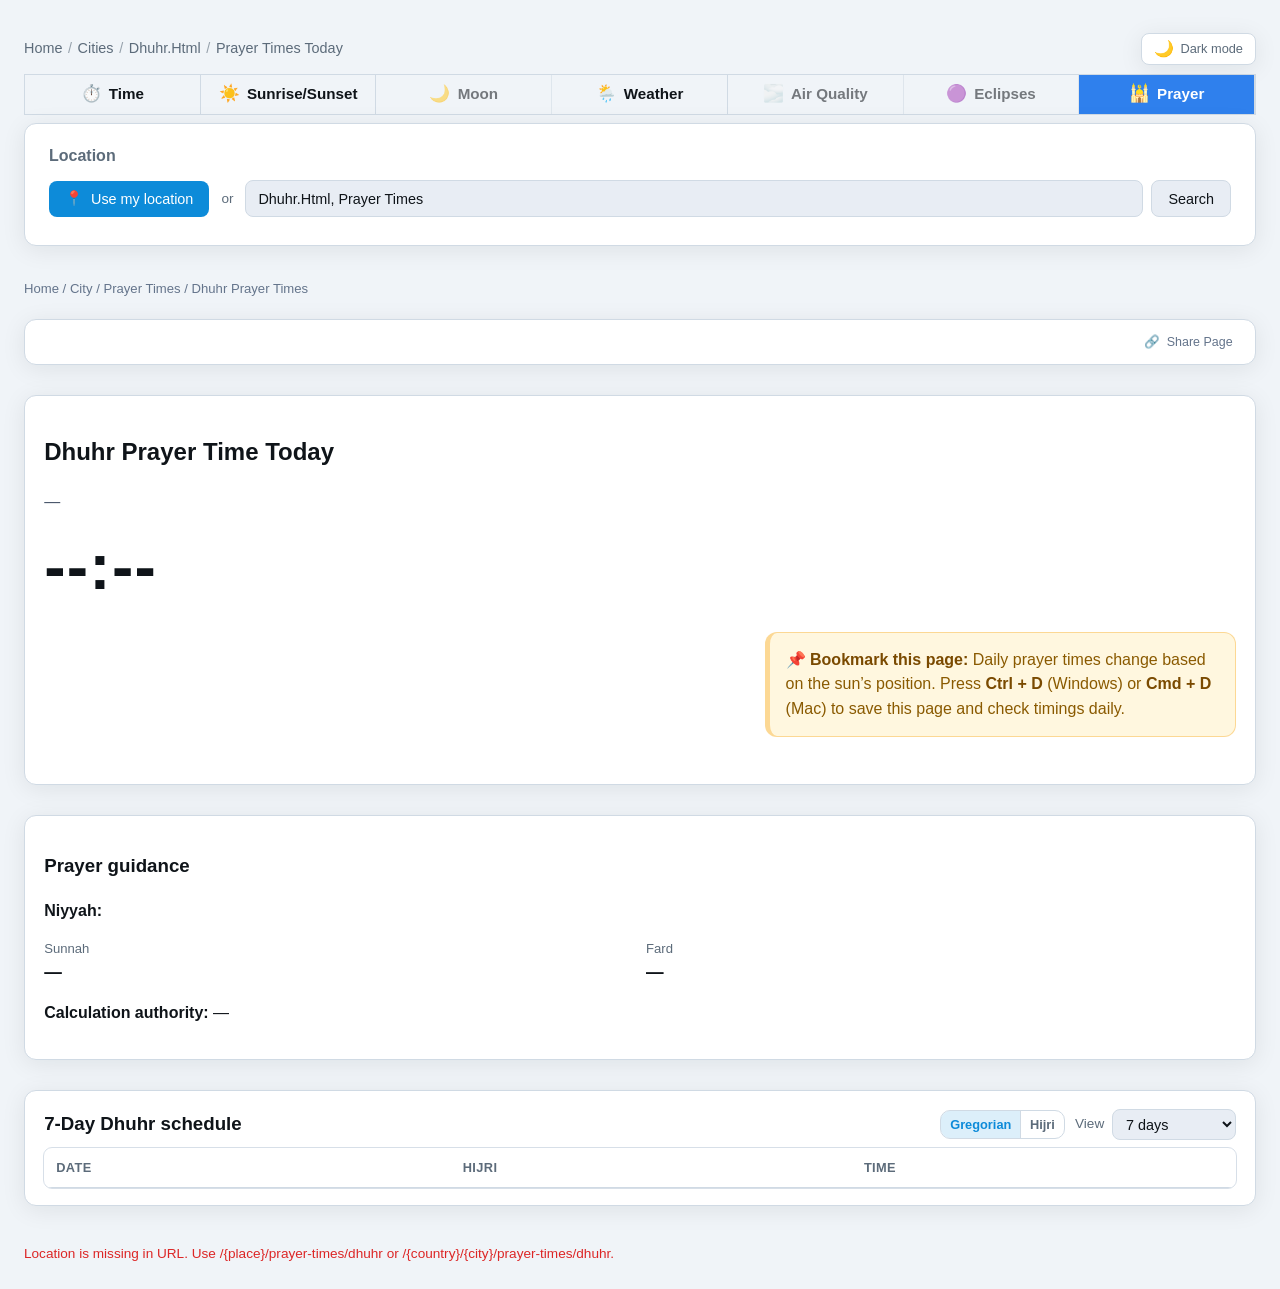
<file: prayer-times/dhuhr.html>
<!DOCTYPE html>
<html lang="en">
<head>
    <meta charset="UTF-8">
    <meta name="viewport" content="width=device-width, initial-scale=1.0">
    <script>
        (function () {
            try {
                if (localStorage.getItem('esajda.theme') === 'dark') {
                    document.documentElement.setAttribute('data-theme', 'dark');
                }
            } catch (e) { /* ignore */ }
        })();
    </script>
    <title>Dhuhr Prayer Times | e-Sajda</title>
    <link rel="icon" href="data:,">
    <link rel="stylesheet" href="/style.css?v=50">
</head>
<body data-prayer="dhuhr">
    <div class="app">
        <header class="site-header" role="banner">
            <div class="site-header-breadcrumbs">
                <div class="site-header-breadcrumbs-inner">
                    <nav id="site-breadcrumbs" class="site-breadcrumbs" aria-label="Breadcrumb"></nav>
                    <div class="site-header-right">
                        <button type="button" id="theme-toggle" class="theme-toggle" aria-label="Switch to dark mode" aria-pressed="false">
                            <span class="theme-toggle-icon" aria-hidden="true">🌙</span>
                            <span class="theme-toggle-label">Dark mode</span>
                        </button>
                    </div>
                </div>
            </div>
            <nav id="site-tabs" class="site-tabs" aria-label="Sections"></nav>
        </header>
        <main class="main prayer-page-main">
            <section class="controls card site-location-strip" aria-label="Choose location">
                <div class="location-section">
                    <h2>Location</h2>
                    <div class="location-actions">
                        <button type="button" id="btn-use-location" class="btn btn-primary">
                            <span class="btn-icon">📍</span> Use my location
                        </button>
                        <span class="or">or</span>
                        <div class="city-input-wrap">
                            <div class="city-input-autocomplete">
                                <input type="text" id="input-city" placeholder="City, Country (e.g. London, UK)" autocomplete="off" aria-autocomplete="list" aria-expanded="false" aria-controls="suggestions-dropdown" role="combobox" aria-label="City search">
                                <div id="suggestions-dropdown" class="suggestions-dropdown hidden" role="listbox" aria-label="Location suggestions"></div>
                            </div>
                            <button type="button" id="btn-search-city" class="btn btn-secondary">Search</button>
                        </div>
                    </div>
                    <p id="location-status" class="status" aria-live="polite"></p>
                </div>
            </section>
            <p class="breadcrumbs">Home / <span id="crumb-city">City</span> / Prayer Times / <span id="crumb-prayer">Dhuhr Prayer Times</span></p>
            <div class="prayer-top-actions card">
                <button type="button" id="share-page-btn" class="prayer-top-action" aria-label="Share this page">
                    <span aria-hidden="true">🔗</span> Share Page
                </button>
            </div>
            <section class="card prayer-page-card">
                <div class="prayer-page-top">
                    <div>
                        <h2 id="hero-title">Dhuhr Prayer Time Today</h2>
                        <p class="prayer-page-city" id="page-city">—</p>
                    </div>
                </div>
                <p id="hero-time" class="hero-time">--:--</p>
                <div class="hero-badges">
                    <p id="tomorrow-shift" class="hero-badge hidden"></p>
                    <p id="time-status" class="hero-badge hidden"></p>
                </div>
                <div class="prayer-hero-extras">
                    <p id="prayer-longdesc" class="prayer-longdesc"></p>
                    <div class="notice notice-bookmark" role="note" aria-label="Bookmark notice">
                        <strong>📌 Bookmark this page:</strong>
                        Daily prayer times change based on the sun’s position. Press <strong>Ctrl + D</strong> (Windows) or
                        <strong>Cmd + D</strong> (Mac) to save this page and check timings daily.
                    </div>
                </div>
                <div id="prayer-tabs" class="prayer-tabs"></div>
                <div id="daily-times" class="daily-times"></div>
            </section>
            <section class="card prayer-page-card">
                <h3>Prayer guidance</h3>
                <p><strong>Niyyah:</strong> <span id="niyyah"></span></p>
                <div class="rakat-grid">
                    <div><span class="k">Sunnah</span><span id="sunnah-count" class="v">—</span></div>
                    <div><span class="k">Fard</span><span id="fard-count" class="v">—</span></div>
                </div>
                <p><strong>Calculation authority:</strong> <span id="method-name">—</span></p>
            </section>
            <section class="card prayer-page-card">
                <div class="schedule-head">
                    <h3 id="schedule-heading">7-Day Dhuhr schedule</h3>
                    <div class="schedule-controls">
                        <div class="segmented segmented-sm" role="group" aria-label="Calendar type">
                            <button type="button" id="cal-type-greg" class="segmented-btn" aria-pressed="true">Gregorian</button>
                            <button type="button" id="cal-type-hijri" class="segmented-btn" aria-pressed="false">Hijri</button>
                        </div>
                    <label class="schedule-label" for="schedule-days">
                        View
                        <select id="schedule-days">
                            <option value="7" selected>7 days</option>
                            <option value="30">Next 30 days</option>
                        </select>
                    </label>
                    </div>
                </div>
                <div class="table-wrap">
                    <table class="prayer-table">
                        <thead>
                            <tr><th class="col-greg">Date</th><th class="col-hijri">Hijri</th><th>Time</th></tr>
                        </thead>
                        <tbody id="seven-day-body"></tbody>
                    </table>
                </div>
            </section>

            <section id="country-cities" class="card hidden" aria-label="Major cities in country">
                <div class="card-head">
                    <h3 class="card-title" id="country-cities-title">Major cities in country</h3>
                    <p class="card-subtitle" id="country-cities-sub"></p>
                </div>
                <div id="country-cities-list" class="time-other-cities-list" aria-label="Major cities in country list"></div>
            </section>

            <section id="major-cities" class="card hidden" aria-label="Major cities">
                <div class="card-head">
                    <h3 class="card-title" id="major-cities-title">Major cities</h3>
                    <p class="card-subtitle" id="major-cities-sub"></p>
                </div>
                <div id="major-cities-list" class="time-other-cities-list" aria-label="Major cities list"></div>
            </section>
            <p id="page-error" class="status error"></p>
        </main>
    </div>
    <script src="/js/site-header-nav.js?v=4" type="module"></script>
    <script src="/js/site-location-panel.js?v=4" type="module"></script>
    <script src="/js/prayer-page.js?v=14" type="module"></script>
</body>
</html>
</file>
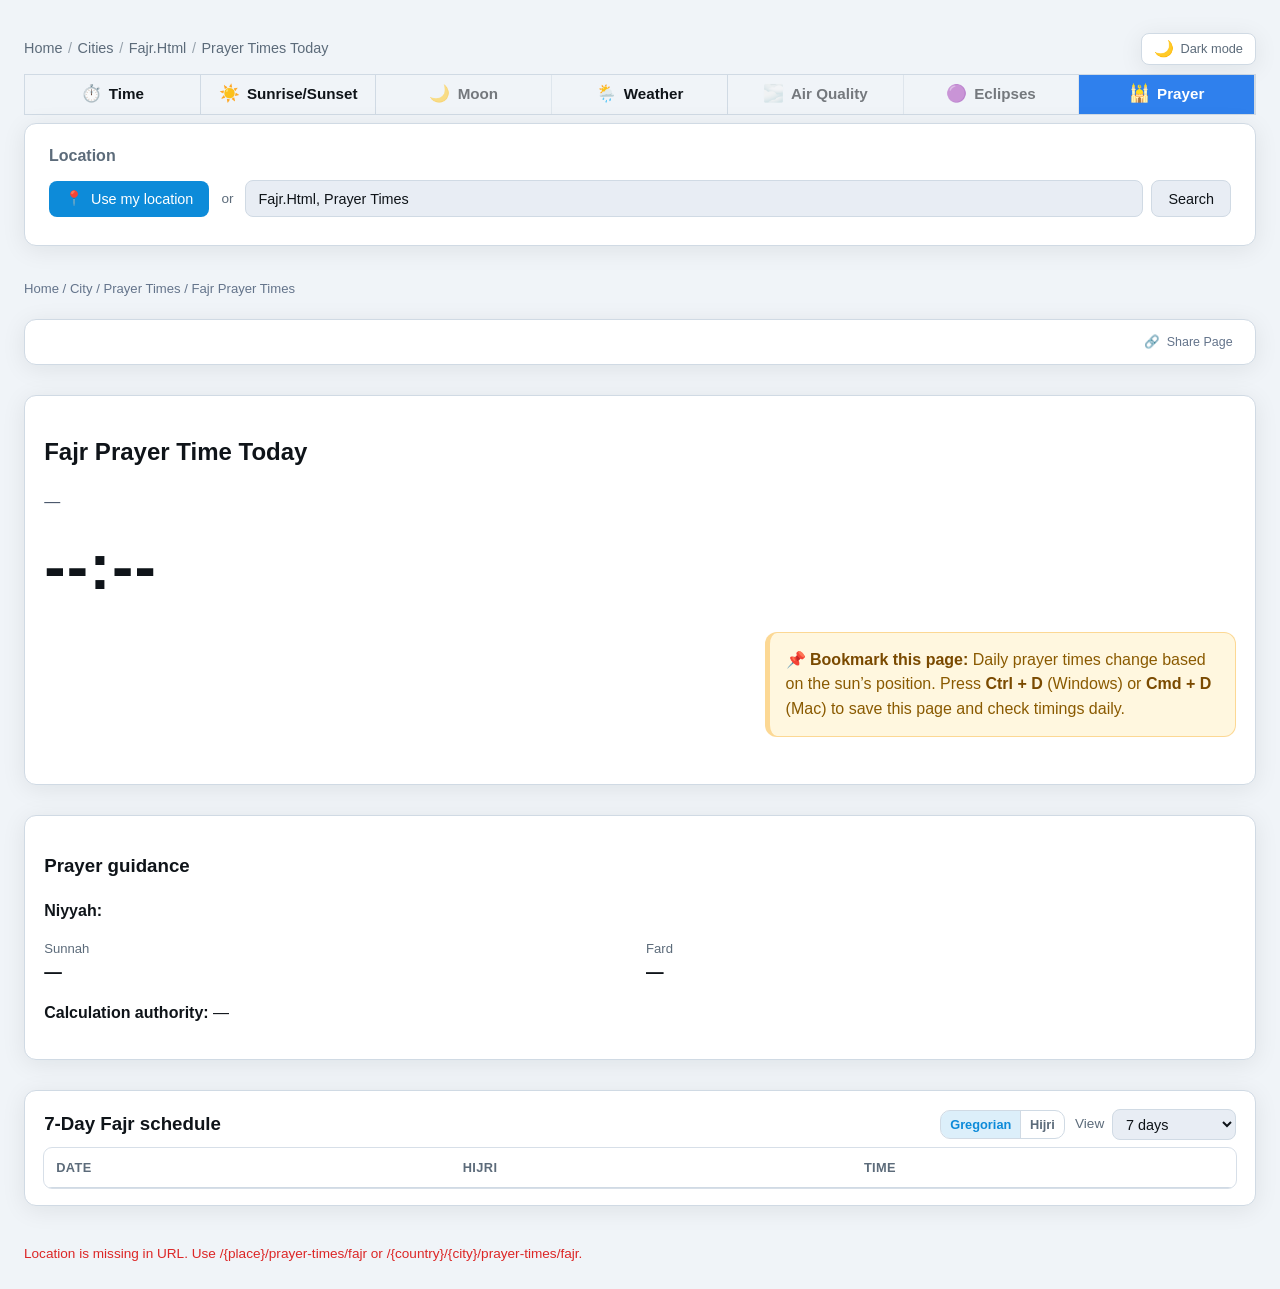
<file: prayer-times/fajr.html>
<!DOCTYPE html>
<html lang="en">
<head>
    <meta charset="UTF-8">
    <meta name="viewport" content="width=device-width, initial-scale=1.0">
    <script>
        (function () {
            try {
                if (localStorage.getItem('esajda.theme') === 'dark') {
                    document.documentElement.setAttribute('data-theme', 'dark');
                }
            } catch (e) { /* ignore */ }
        })();
    </script>
    <title>Fajr Prayer Times | e-Sajda</title>
    <link rel="icon" href="data:,">
    <link rel="stylesheet" href="/style.css?v=50">
</head>
<body data-prayer="fajr">
    <div class="app">
        <header class="site-header" role="banner">
            <div class="site-header-breadcrumbs">
                <div class="site-header-breadcrumbs-inner">
                    <nav id="site-breadcrumbs" class="site-breadcrumbs" aria-label="Breadcrumb"></nav>
                    <div class="site-header-right">
                        <button type="button" id="theme-toggle" class="theme-toggle" aria-label="Switch to dark mode" aria-pressed="false">
                            <span class="theme-toggle-icon" aria-hidden="true">🌙</span>
                            <span class="theme-toggle-label">Dark mode</span>
                        </button>
                    </div>
                </div>
            </div>
            <nav id="site-tabs" class="site-tabs" aria-label="Sections"></nav>
        </header>
        <main class="main prayer-page-main">
            <section class="controls card site-location-strip" aria-label="Choose location">
                <div class="location-section">
                    <h2>Location</h2>
                    <div class="location-actions">
                        <button type="button" id="btn-use-location" class="btn btn-primary">
                            <span class="btn-icon">📍</span> Use my location
                        </button>
                        <span class="or">or</span>
                        <div class="city-input-wrap">
                            <div class="city-input-autocomplete">
                                <input type="text" id="input-city" placeholder="City, Country (e.g. London, UK)" autocomplete="off" aria-autocomplete="list" aria-expanded="false" aria-controls="suggestions-dropdown" role="combobox" aria-label="City search">
                                <div id="suggestions-dropdown" class="suggestions-dropdown hidden" role="listbox" aria-label="Location suggestions"></div>
                            </div>
                            <button type="button" id="btn-search-city" class="btn btn-secondary">Search</button>
                        </div>
                    </div>
                    <p id="location-status" class="status" aria-live="polite"></p>
                </div>
            </section>
            <p class="breadcrumbs">Home / <span id="crumb-city">City</span> / Prayer Times / <span id="crumb-prayer">Fajr Prayer Times</span></p>
            <div class="prayer-top-actions card">
                <button type="button" id="share-page-btn" class="prayer-top-action" aria-label="Share this page">
                    <span aria-hidden="true">🔗</span> Share Page
                </button>
            </div>

            <section class="card prayer-page-card">
                <div class="prayer-page-top">
                    <div>
                        <h2 id="hero-title">Fajr Prayer Time Today</h2>
                        <p class="prayer-page-city" id="page-city">—</p>
                    </div>
                </div>
                <p id="hero-time" class="hero-time">--:--</p>
                <div class="hero-badges">
                    <p id="tomorrow-shift" class="hero-badge hidden"></p>
                    <p id="time-status" class="hero-badge hidden"></p>
                </div>
                <div class="prayer-hero-extras">
                    <p id="prayer-longdesc" class="prayer-longdesc"></p>
                    <div class="notice notice-bookmark" role="note" aria-label="Bookmark notice">
                        <strong>📌 Bookmark this page:</strong>
                        Daily prayer times change based on the sun’s position. Press <strong>Ctrl + D</strong> (Windows) or
                        <strong>Cmd + D</strong> (Mac) to save this page and check timings daily.
                    </div>
                </div>
                <div id="prayer-tabs" class="prayer-tabs"></div>
                <div id="daily-times" class="daily-times"></div>
            </section>

            <section class="card prayer-page-card">
                <h3>Prayer guidance</h3>
                <p><strong>Niyyah:</strong> <span id="niyyah"></span></p>
                <div class="rakat-grid">
                    <div><span class="k">Sunnah</span><span id="sunnah-count" class="v">—</span></div>
                    <div><span class="k">Fard</span><span id="fard-count" class="v">—</span></div>
                </div>
                <p><strong>Calculation authority:</strong> <span id="method-name">—</span></p>
            </section>

            <section class="card prayer-page-card">
                <div class="schedule-head">
                    <h3 id="schedule-heading">7-Day Fajr schedule</h3>
                    <div class="schedule-controls">
                        <div class="segmented segmented-sm" role="group" aria-label="Calendar type">
                            <button type="button" id="cal-type-greg" class="segmented-btn" aria-pressed="true">Gregorian</button>
                            <button type="button" id="cal-type-hijri" class="segmented-btn" aria-pressed="false">Hijri</button>
                        </div>
                    <label class="schedule-label" for="schedule-days">
                        View
                        <select id="schedule-days">
                            <option value="7" selected>7 days</option>
                            <option value="30">Next 30 days</option>
                        </select>
                    </label>
                    </div>
                </div>
                <div class="table-wrap">
                    <table class="prayer-table">
                        <thead>
                            <tr><th class="col-greg">Date</th><th class="col-hijri">Hijri</th><th>Time</th></tr>
                        </thead>
                        <tbody id="seven-day-body"></tbody>
                    </table>
                </div>
            </section>

            <section id="country-cities" class="card hidden" aria-label="Major cities in country">
                <div class="card-head">
                    <h3 class="card-title" id="country-cities-title">Major cities in country</h3>
                    <p class="card-subtitle" id="country-cities-sub"></p>
                </div>
                <div id="country-cities-list" class="time-other-cities-list" aria-label="Major cities in country list"></div>
            </section>

            <section id="major-cities" class="card hidden" aria-label="Major cities">
                <div class="card-head">
                    <h3 class="card-title" id="major-cities-title">Major cities</h3>
                    <p class="card-subtitle" id="major-cities-sub"></p>
                </div>
                <div id="major-cities-list" class="time-other-cities-list" aria-label="Major cities list"></div>
            </section>
            <p id="page-error" class="status error"></p>
        </main>
    </div>
    <script src="/js/site-header-nav.js?v=4" type="module"></script>
    <script src="/js/site-location-panel.js?v=4" type="module"></script>
    <script src="/js/prayer-page.js?v=14" type="module"></script>
</body>
</html>
</file>
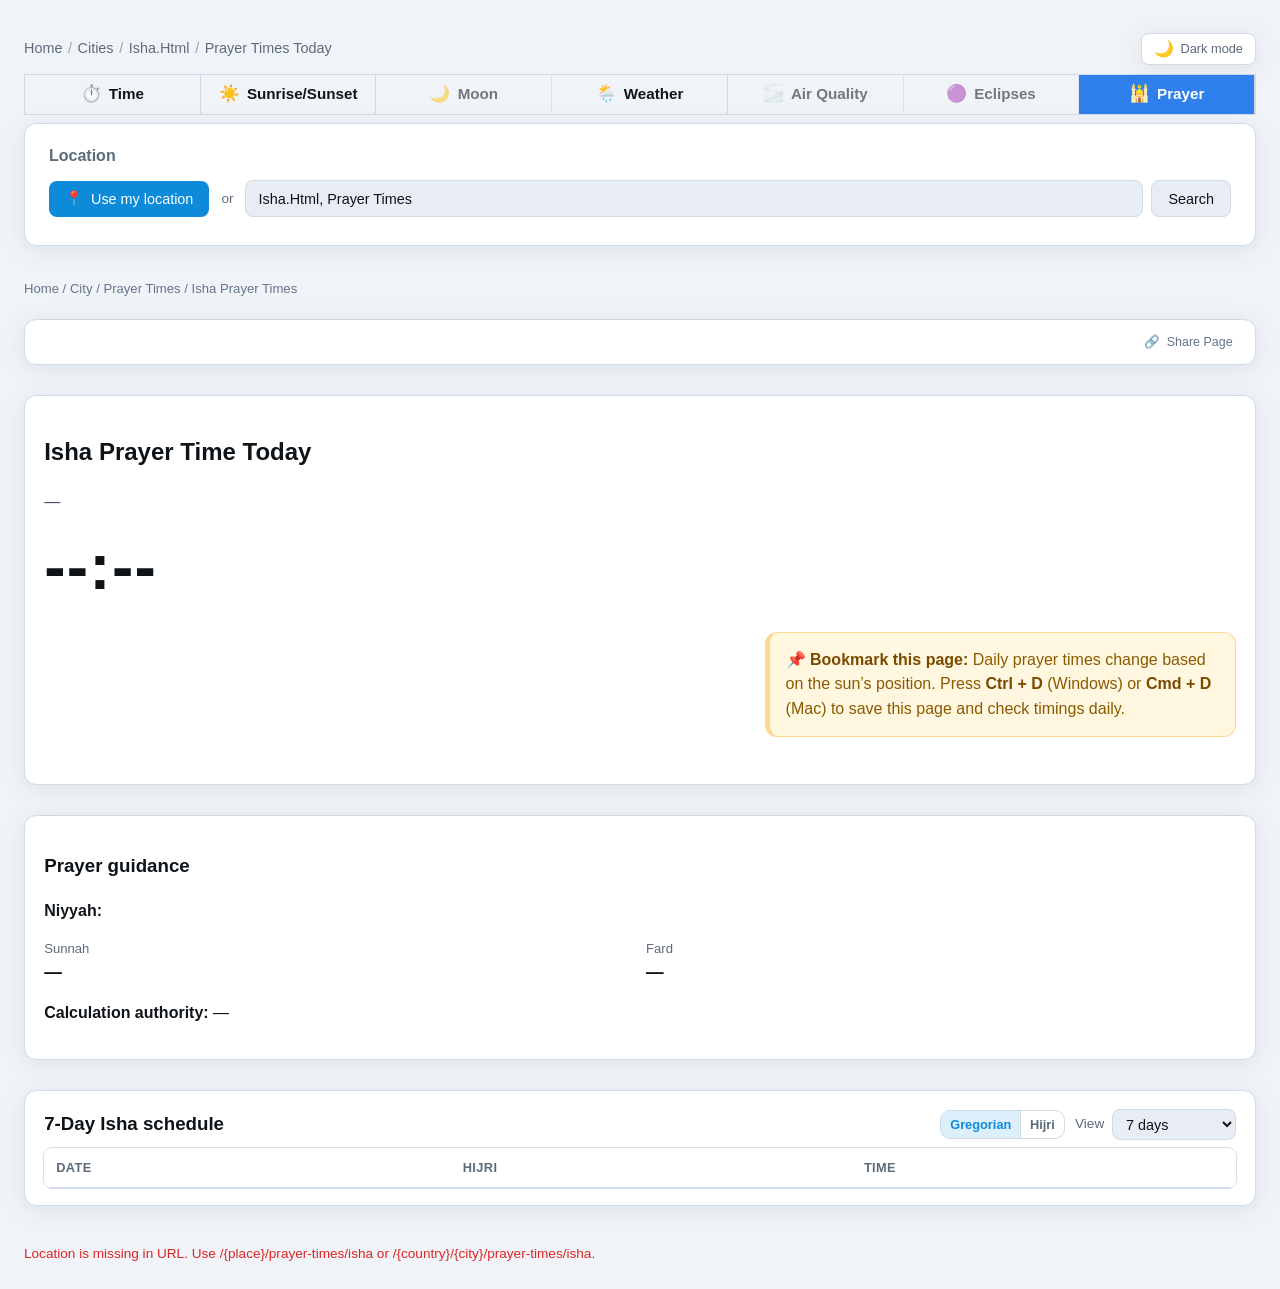
<file: prayer-times/isha.html>
<!DOCTYPE html>
<html lang="en">
<head>
    <meta charset="UTF-8">
    <meta name="viewport" content="width=device-width, initial-scale=1.0">
    <script>
        (function () {
            try {
                if (localStorage.getItem('esajda.theme') === 'dark') {
                    document.documentElement.setAttribute('data-theme', 'dark');
                }
            } catch (e) { /* ignore */ }
        })();
    </script>
    <title>Isha Prayer Times | e-Sajda</title>
    <link rel="icon" href="data:,">
    <link rel="stylesheet" href="/style.css?v=50">
</head>
<body data-prayer="isha">
    <div class="app">
        <header class="site-header" role="banner">
            <div class="site-header-breadcrumbs">
                <div class="site-header-breadcrumbs-inner">
                    <nav id="site-breadcrumbs" class="site-breadcrumbs" aria-label="Breadcrumb"></nav>
                    <div class="site-header-right">
                        <button type="button" id="theme-toggle" class="theme-toggle" aria-label="Switch to dark mode" aria-pressed="false">
                            <span class="theme-toggle-icon" aria-hidden="true">🌙</span>
                            <span class="theme-toggle-label">Dark mode</span>
                        </button>
                    </div>
                </div>
            </div>
            <nav id="site-tabs" class="site-tabs" aria-label="Sections"></nav>
        </header>
        <main class="main prayer-page-main">
            <section class="controls card site-location-strip" aria-label="Choose location">
                <div class="location-section">
                    <h2>Location</h2>
                    <div class="location-actions">
                        <button type="button" id="btn-use-location" class="btn btn-primary">
                            <span class="btn-icon">📍</span> Use my location
                        </button>
                        <span class="or">or</span>
                        <div class="city-input-wrap">
                            <div class="city-input-autocomplete">
                                <input type="text" id="input-city" placeholder="City, Country (e.g. London, UK)" autocomplete="off" aria-autocomplete="list" aria-expanded="false" aria-controls="suggestions-dropdown" role="combobox" aria-label="City search">
                                <div id="suggestions-dropdown" class="suggestions-dropdown hidden" role="listbox" aria-label="Location suggestions"></div>
                            </div>
                            <button type="button" id="btn-search-city" class="btn btn-secondary">Search</button>
                        </div>
                    </div>
                    <p id="location-status" class="status" aria-live="polite"></p>
                </div>
            </section>
            <p class="breadcrumbs">Home / <span id="crumb-city">City</span> / Prayer Times / <span id="crumb-prayer">Isha Prayer Times</span></p>
            <div class="prayer-top-actions card">
                <button type="button" id="share-page-btn" class="prayer-top-action" aria-label="Share this page">
                    <span aria-hidden="true">🔗</span> Share Page
                </button>
            </div>
            <section class="card prayer-page-card">
                <div class="prayer-page-top">
                    <div>
                        <h2 id="hero-title">Isha Prayer Time Today</h2>
                        <p class="prayer-page-city" id="page-city">—</p>
                    </div>
                </div>
                <p id="hero-time" class="hero-time">--:--</p>
                <div class="hero-badges">
                    <p id="tomorrow-shift" class="hero-badge hidden"></p>
                    <p id="time-status" class="hero-badge hidden"></p>
                </div>
                <div class="prayer-hero-extras">
                    <p id="prayer-longdesc" class="prayer-longdesc"></p>
                    <div class="notice notice-bookmark" role="note" aria-label="Bookmark notice">
                        <strong>📌 Bookmark this page:</strong>
                        Daily prayer times change based on the sun’s position. Press <strong>Ctrl + D</strong> (Windows) or
                        <strong>Cmd + D</strong> (Mac) to save this page and check timings daily.
                    </div>
                </div>
                <div id="prayer-tabs" class="prayer-tabs"></div>
                <div id="daily-times" class="daily-times"></div>
            </section>
            <section class="card prayer-page-card">
                <h3>Prayer guidance</h3>
                <p><strong>Niyyah:</strong> <span id="niyyah"></span></p>
                <div class="rakat-grid">
                    <div><span class="k">Sunnah</span><span id="sunnah-count" class="v">—</span></div>
                    <div><span class="k">Fard</span><span id="fard-count" class="v">—</span></div>
                </div>
                <p><strong>Calculation authority:</strong> <span id="method-name">—</span></p>
            </section>
            <section class="card prayer-page-card">
                <div class="schedule-head">
                    <h3 id="schedule-heading">7-Day Isha schedule</h3>
                    <div class="schedule-controls">
                        <div class="segmented segmented-sm" role="group" aria-label="Calendar type">
                            <button type="button" id="cal-type-greg" class="segmented-btn" aria-pressed="true">Gregorian</button>
                            <button type="button" id="cal-type-hijri" class="segmented-btn" aria-pressed="false">Hijri</button>
                        </div>
                    <label class="schedule-label" for="schedule-days">
                        View
                        <select id="schedule-days">
                            <option value="7" selected>7 days</option>
                            <option value="30">Next 30 days</option>
                        </select>
                    </label>
                    </div>
                </div>
                <div class="table-wrap">
                    <table class="prayer-table">
                        <thead>
                            <tr><th class="col-greg">Date</th><th class="col-hijri">Hijri</th><th>Time</th></tr>
                        </thead>
                        <tbody id="seven-day-body"></tbody>
                    </table>
                </div>
            </section>

            <section id="country-cities" class="card hidden" aria-label="Major cities in country">
                <div class="card-head">
                    <h3 class="card-title" id="country-cities-title">Major cities in country</h3>
                    <p class="card-subtitle" id="country-cities-sub"></p>
                </div>
                <div id="country-cities-list" class="time-other-cities-list" aria-label="Major cities in country list"></div>
            </section>

            <section id="major-cities" class="card hidden" aria-label="Major cities">
                <div class="card-head">
                    <h3 class="card-title" id="major-cities-title">Major cities</h3>
                    <p class="card-subtitle" id="major-cities-sub"></p>
                </div>
                <div id="major-cities-list" class="time-other-cities-list" aria-label="Major cities list"></div>
            </section>
            <p id="page-error" class="status error"></p>
        </main>
    </div>
    <script src="/js/site-header-nav.js?v=4" type="module"></script>
    <script src="/js/site-location-panel.js?v=4" type="module"></script>
    <script src="/js/prayer-page.js?v=14" type="module"></script>
</body>
</html>
</file>
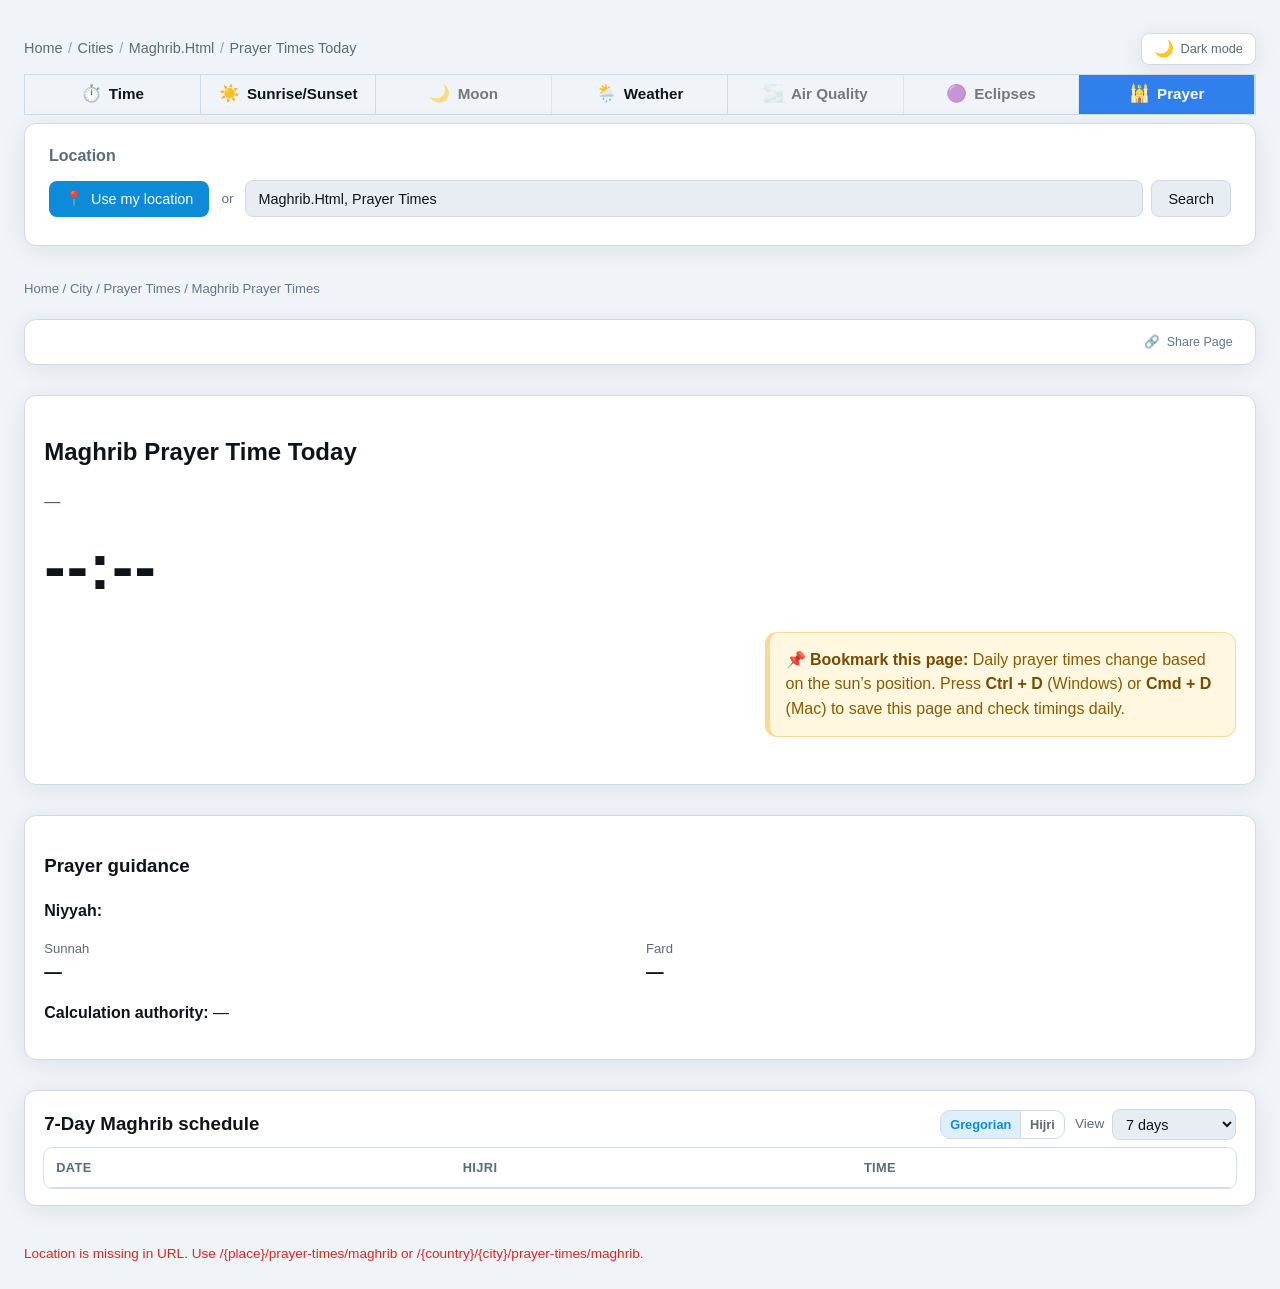
<file: prayer-times/maghrib.html>
<!DOCTYPE html>
<html lang="en">
<head>
    <meta charset="UTF-8">
    <meta name="viewport" content="width=device-width, initial-scale=1.0">
    <script>
        (function () {
            try {
                if (localStorage.getItem('esajda.theme') === 'dark') {
                    document.documentElement.setAttribute('data-theme', 'dark');
                }
            } catch (e) { /* ignore */ }
        })();
    </script>
    <title>Maghrib Prayer Times | e-Sajda</title>
    <link rel="icon" href="data:,">
    <link rel="stylesheet" href="/style.css?v=50">
</head>
<body data-prayer="maghrib">
    <div class="app">
        <header class="site-header" role="banner">
            <div class="site-header-breadcrumbs">
                <div class="site-header-breadcrumbs-inner">
                    <nav id="site-breadcrumbs" class="site-breadcrumbs" aria-label="Breadcrumb"></nav>
                    <div class="site-header-right">
                        <button type="button" id="theme-toggle" class="theme-toggle" aria-label="Switch to dark mode" aria-pressed="false">
                            <span class="theme-toggle-icon" aria-hidden="true">🌙</span>
                            <span class="theme-toggle-label">Dark mode</span>
                        </button>
                    </div>
                </div>
            </div>
            <nav id="site-tabs" class="site-tabs" aria-label="Sections"></nav>
        </header>
        <main class="main prayer-page-main">
            <section class="controls card site-location-strip" aria-label="Choose location">
                <div class="location-section">
                    <h2>Location</h2>
                    <div class="location-actions">
                        <button type="button" id="btn-use-location" class="btn btn-primary">
                            <span class="btn-icon">📍</span> Use my location
                        </button>
                        <span class="or">or</span>
                        <div class="city-input-wrap">
                            <div class="city-input-autocomplete">
                                <input type="text" id="input-city" placeholder="City, Country (e.g. London, UK)" autocomplete="off" aria-autocomplete="list" aria-expanded="false" aria-controls="suggestions-dropdown" role="combobox" aria-label="City search">
                                <div id="suggestions-dropdown" class="suggestions-dropdown hidden" role="listbox" aria-label="Location suggestions"></div>
                            </div>
                            <button type="button" id="btn-search-city" class="btn btn-secondary">Search</button>
                        </div>
                    </div>
                    <p id="location-status" class="status" aria-live="polite"></p>
                </div>
            </section>
            <p class="breadcrumbs">Home / <span id="crumb-city">City</span> / Prayer Times / <span id="crumb-prayer">Maghrib Prayer Times</span></p>
            <div class="prayer-top-actions card">
                <button type="button" id="share-page-btn" class="prayer-top-action" aria-label="Share this page">
                    <span aria-hidden="true">🔗</span> Share Page
                </button>
            </div>
            <section class="card prayer-page-card">
                <div class="prayer-page-top">
                    <div>
                        <h2 id="hero-title">Maghrib Prayer Time Today</h2>
                        <p class="prayer-page-city" id="page-city">—</p>
                    </div>
                </div>
                <p id="hero-time" class="hero-time">--:--</p>
                <div class="hero-badges">
                    <p id="tomorrow-shift" class="hero-badge hidden"></p>
                    <p id="time-status" class="hero-badge hidden"></p>
                </div>
                <div class="prayer-hero-extras">
                    <p id="prayer-longdesc" class="prayer-longdesc"></p>
                    <div class="notice notice-bookmark" role="note" aria-label="Bookmark notice">
                        <strong>📌 Bookmark this page:</strong>
                        Daily prayer times change based on the sun’s position. Press <strong>Ctrl + D</strong> (Windows) or
                        <strong>Cmd + D</strong> (Mac) to save this page and check timings daily.
                    </div>
                </div>
                <div id="prayer-tabs" class="prayer-tabs"></div>
                <div id="daily-times" class="daily-times"></div>
            </section>
            <section class="card prayer-page-card">
                <h3>Prayer guidance</h3>
                <p><strong>Niyyah:</strong> <span id="niyyah"></span></p>
                <div class="rakat-grid">
                    <div><span class="k">Sunnah</span><span id="sunnah-count" class="v">—</span></div>
                    <div><span class="k">Fard</span><span id="fard-count" class="v">—</span></div>
                </div>
                <p><strong>Calculation authority:</strong> <span id="method-name">—</span></p>
            </section>
            <section class="card prayer-page-card">
                <div class="schedule-head">
                    <h3 id="schedule-heading">7-Day Maghrib schedule</h3>
                    <div class="schedule-controls">
                        <div class="segmented segmented-sm" role="group" aria-label="Calendar type">
                            <button type="button" id="cal-type-greg" class="segmented-btn" aria-pressed="true">Gregorian</button>
                            <button type="button" id="cal-type-hijri" class="segmented-btn" aria-pressed="false">Hijri</button>
                        </div>
                    <label class="schedule-label" for="schedule-days">
                        View
                        <select id="schedule-days">
                            <option value="7" selected>7 days</option>
                            <option value="30">Next 30 days</option>
                        </select>
                    </label>
                    </div>
                </div>
                <div class="table-wrap">
                    <table class="prayer-table">
                        <thead>
                            <tr><th class="col-greg">Date</th><th class="col-hijri">Hijri</th><th>Time</th></tr>
                        </thead>
                        <tbody id="seven-day-body"></tbody>
                    </table>
                </div>
            </section>

            <section id="country-cities" class="card hidden" aria-label="Major cities in country">
                <div class="card-head">
                    <h3 class="card-title" id="country-cities-title">Major cities in country</h3>
                    <p class="card-subtitle" id="country-cities-sub"></p>
                </div>
                <div id="country-cities-list" class="time-other-cities-list" aria-label="Major cities in country list"></div>
            </section>

            <section id="major-cities" class="card hidden" aria-label="Major cities">
                <div class="card-head">
                    <h3 class="card-title" id="major-cities-title">Major cities</h3>
                    <p class="card-subtitle" id="major-cities-sub"></p>
                </div>
                <div id="major-cities-list" class="time-other-cities-list" aria-label="Major cities list"></div>
            </section>
            <p id="page-error" class="status error"></p>
        </main>
    </div>
    <script src="/js/site-header-nav.js?v=4" type="module"></script>
    <script src="/js/site-location-panel.js?v=4" type="module"></script>
    <script src="/js/prayer-page.js?v=14" type="module"></script>
</body>
</html>
</file>
<file: style.css>
@import url("./css/tokens-base.css");
@import url("./css/site-header.css");
@import url("./css/controls.css");
@import url("./css/results.css");
@import url("./css/clock.css");
@import url("./css/weather.css");
@import url("./css/sun-times.css");
@import url("./css/weather-sunstrip.css");
@import url("./sun-chart/sun-chart.css");
@import url("./css/prayer-pages.css");
@import url("./css/feedback-footer.css");
@import url("./css/responsive.css");
</file>
